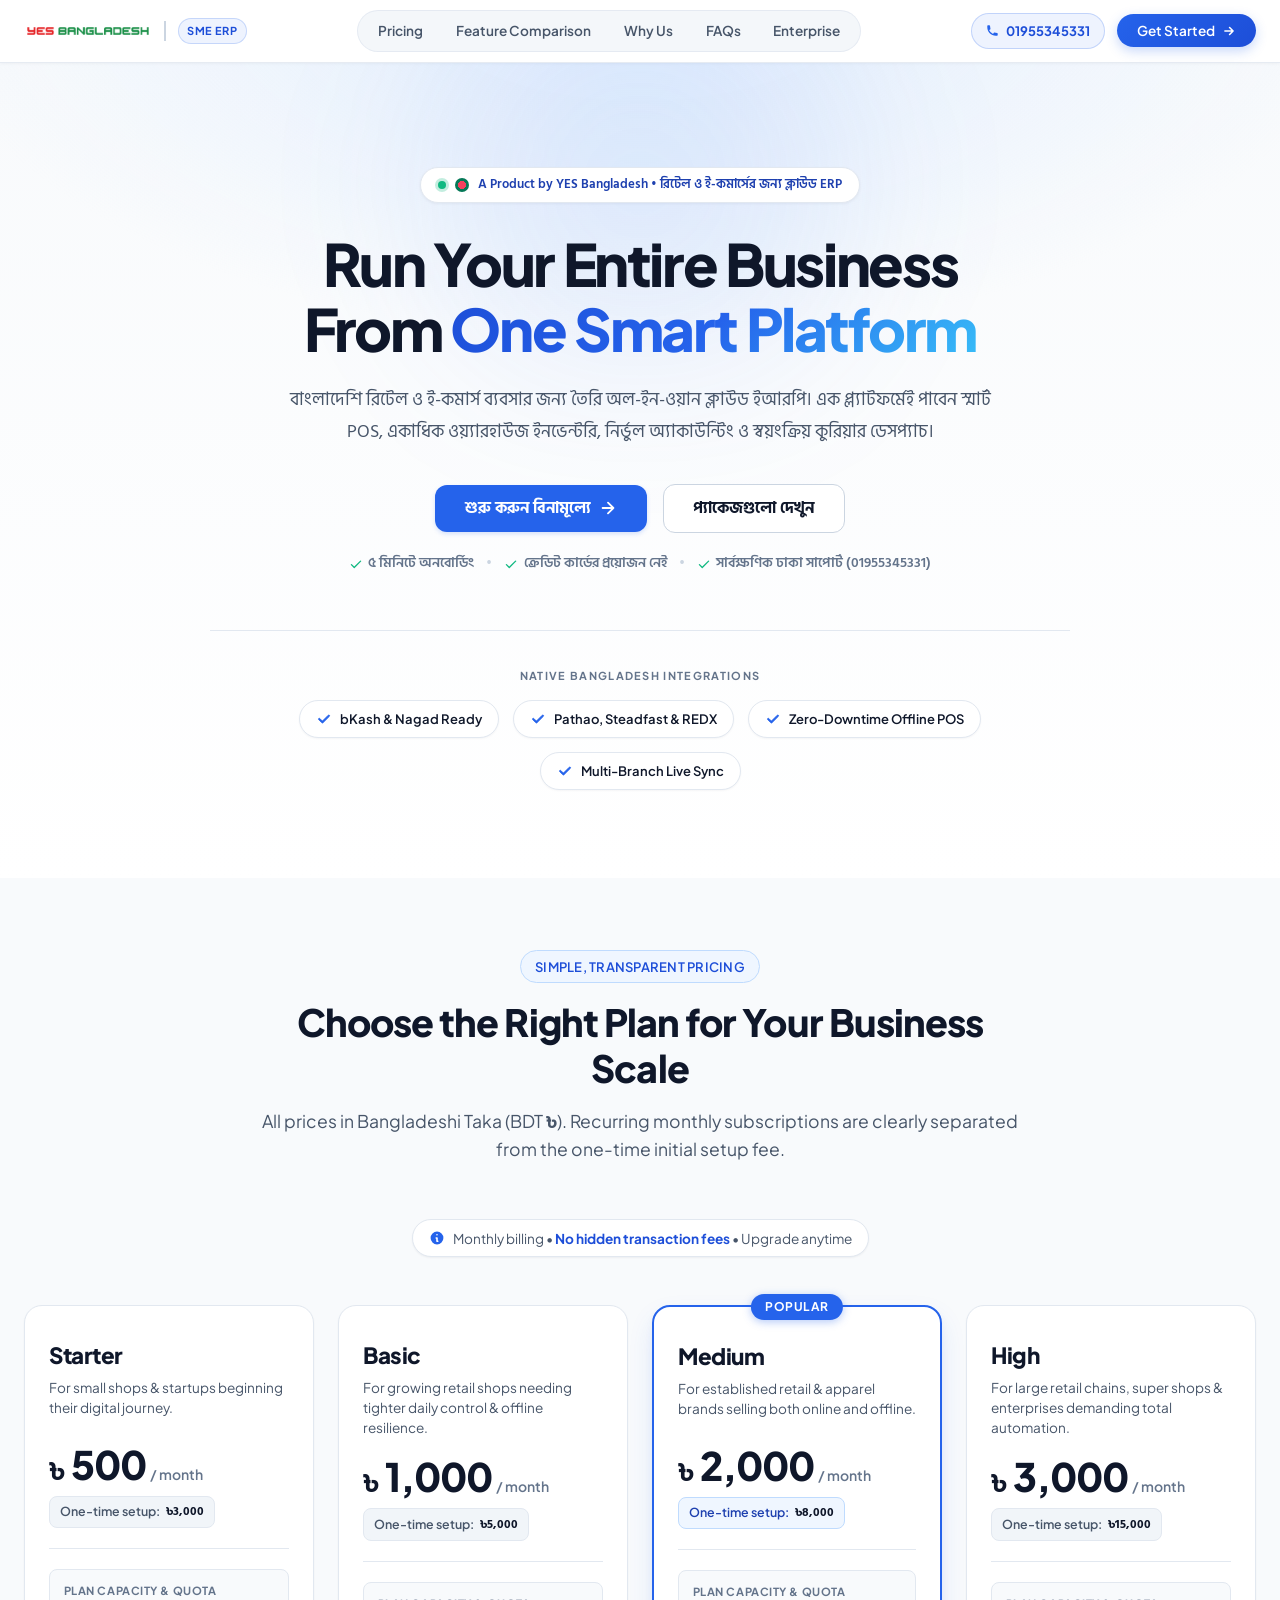
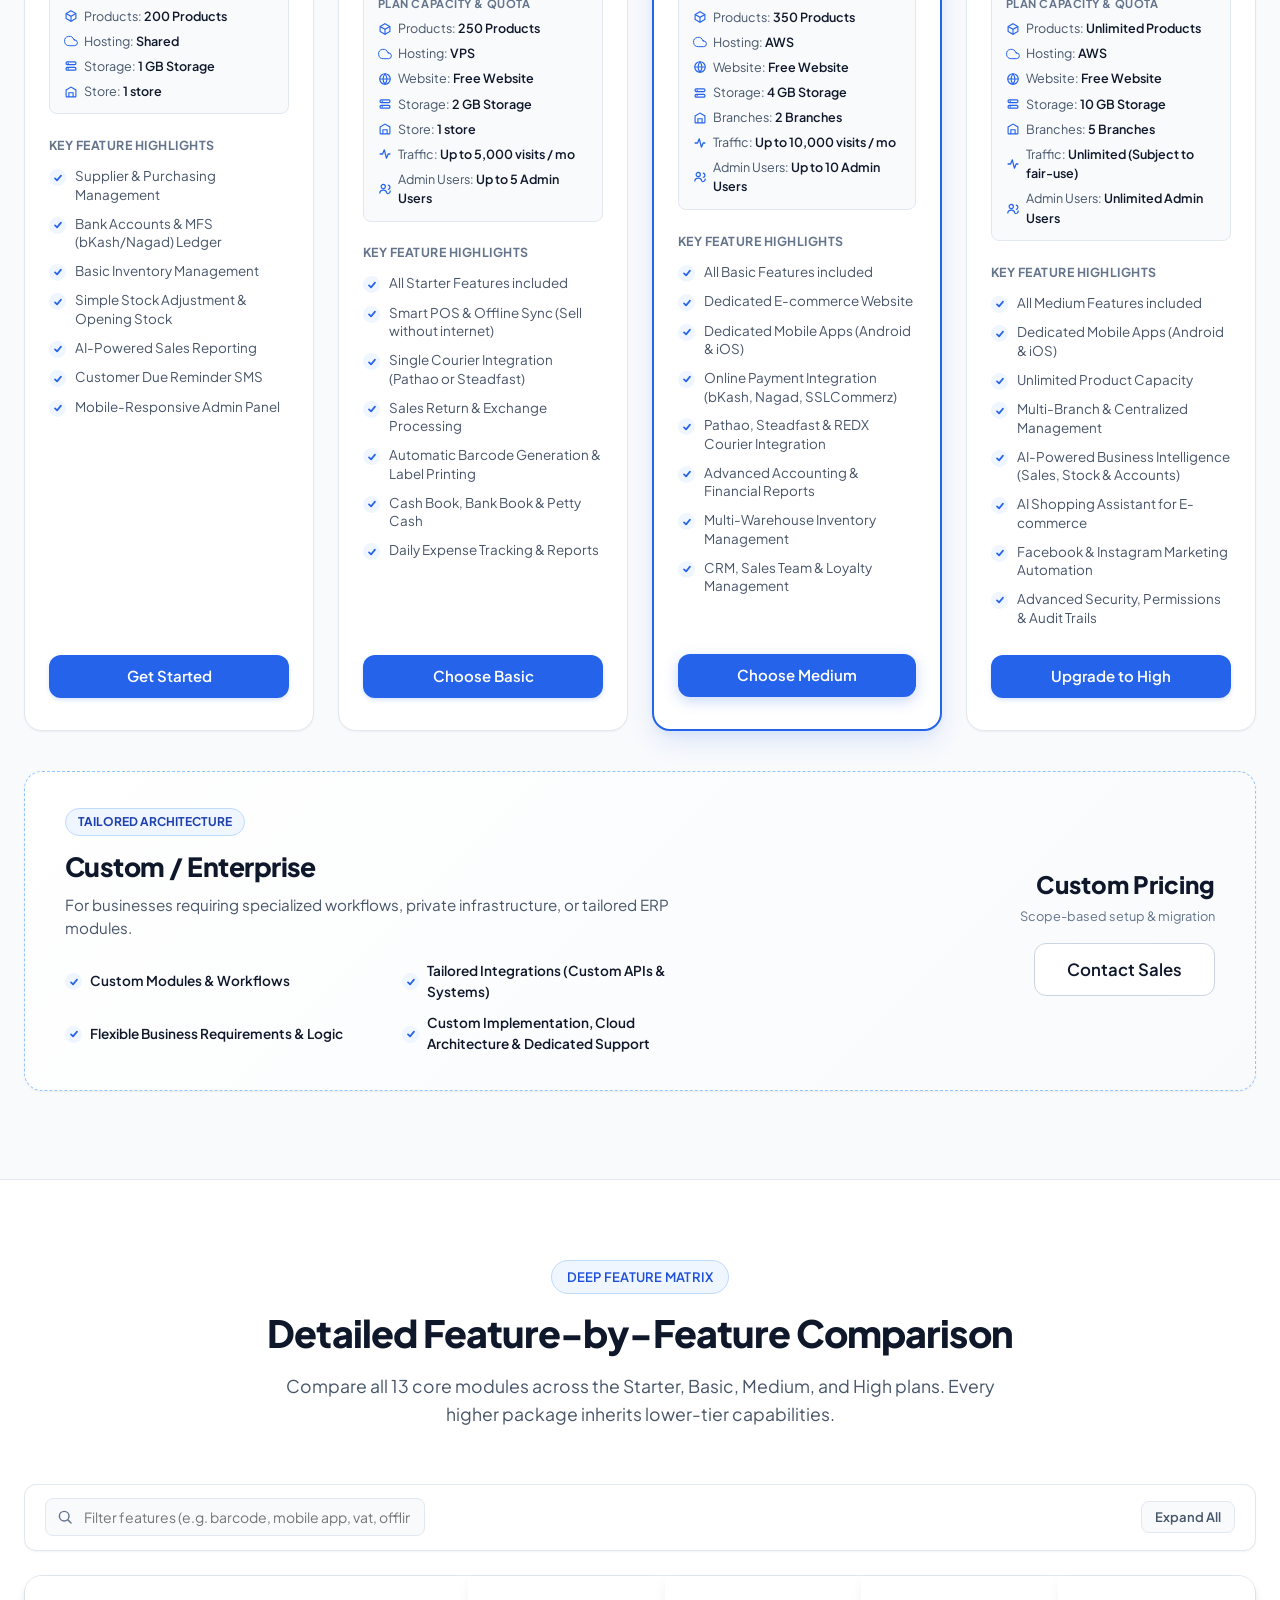
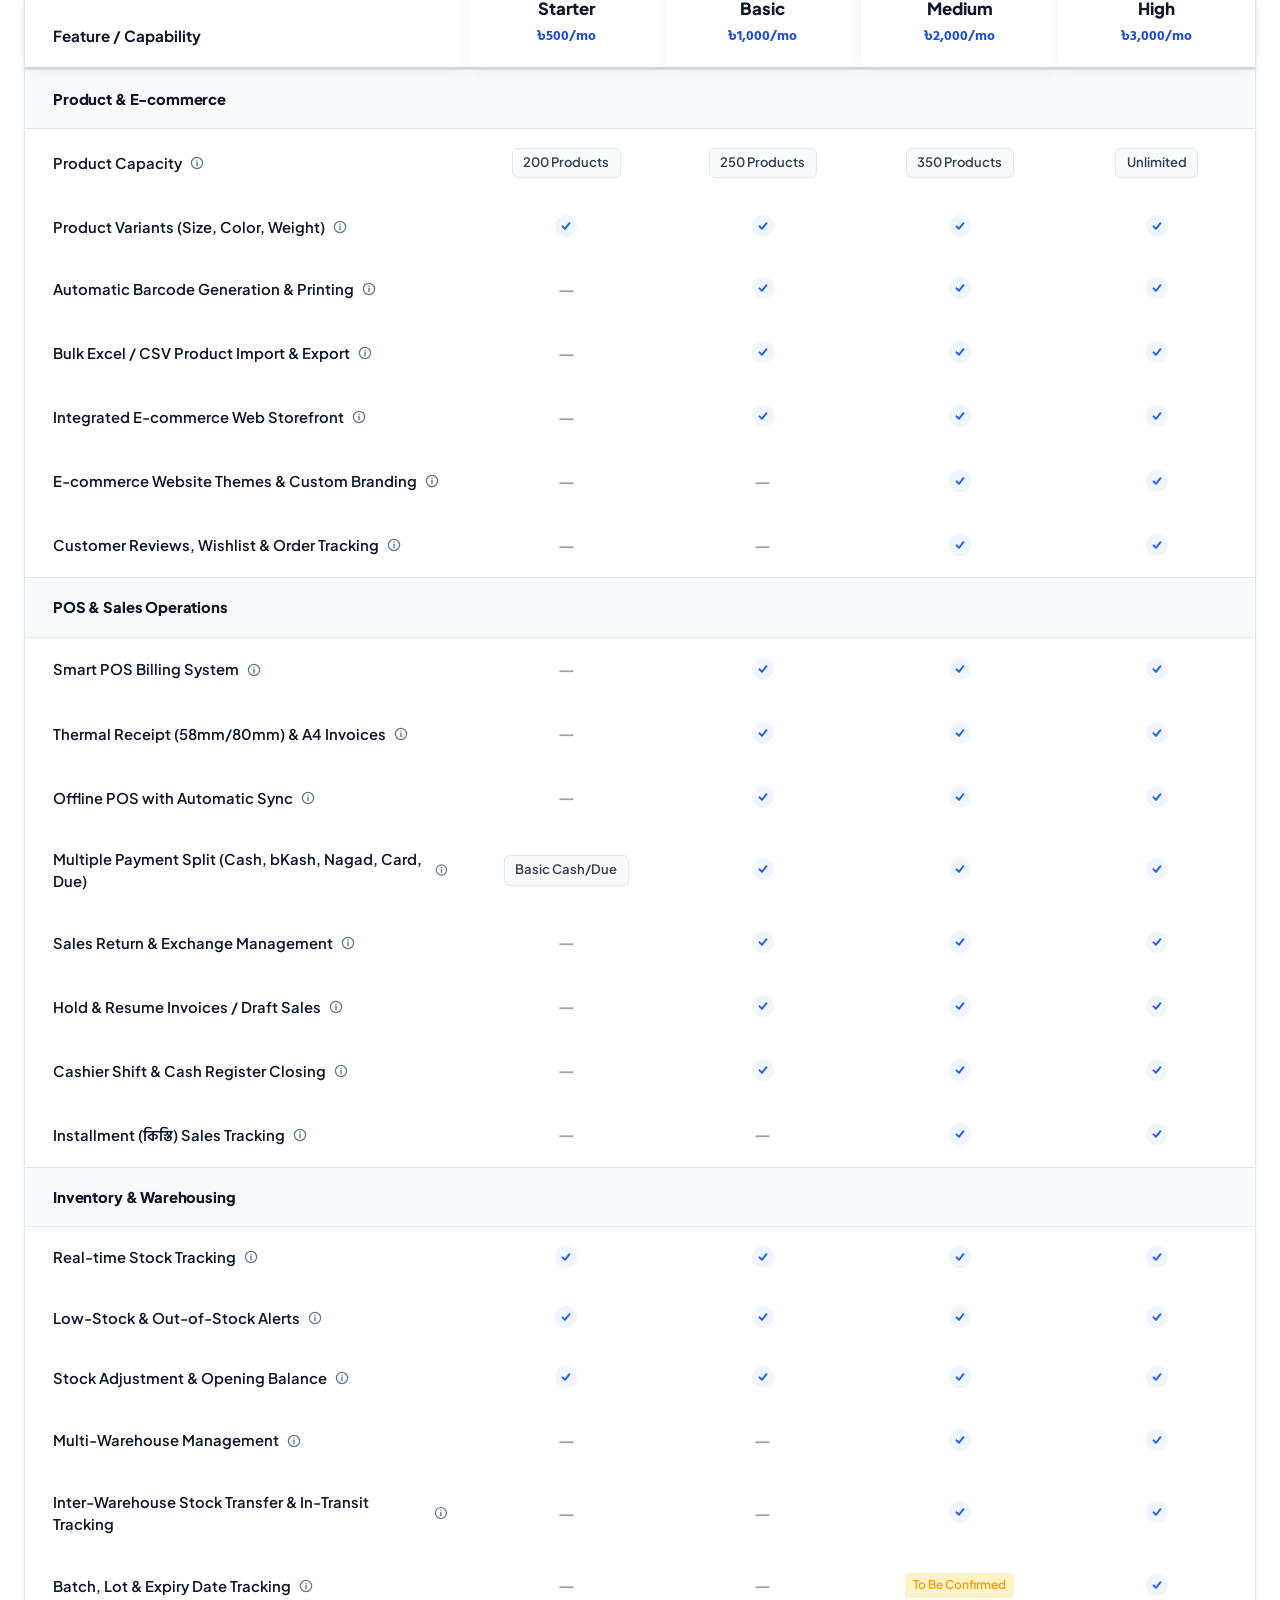
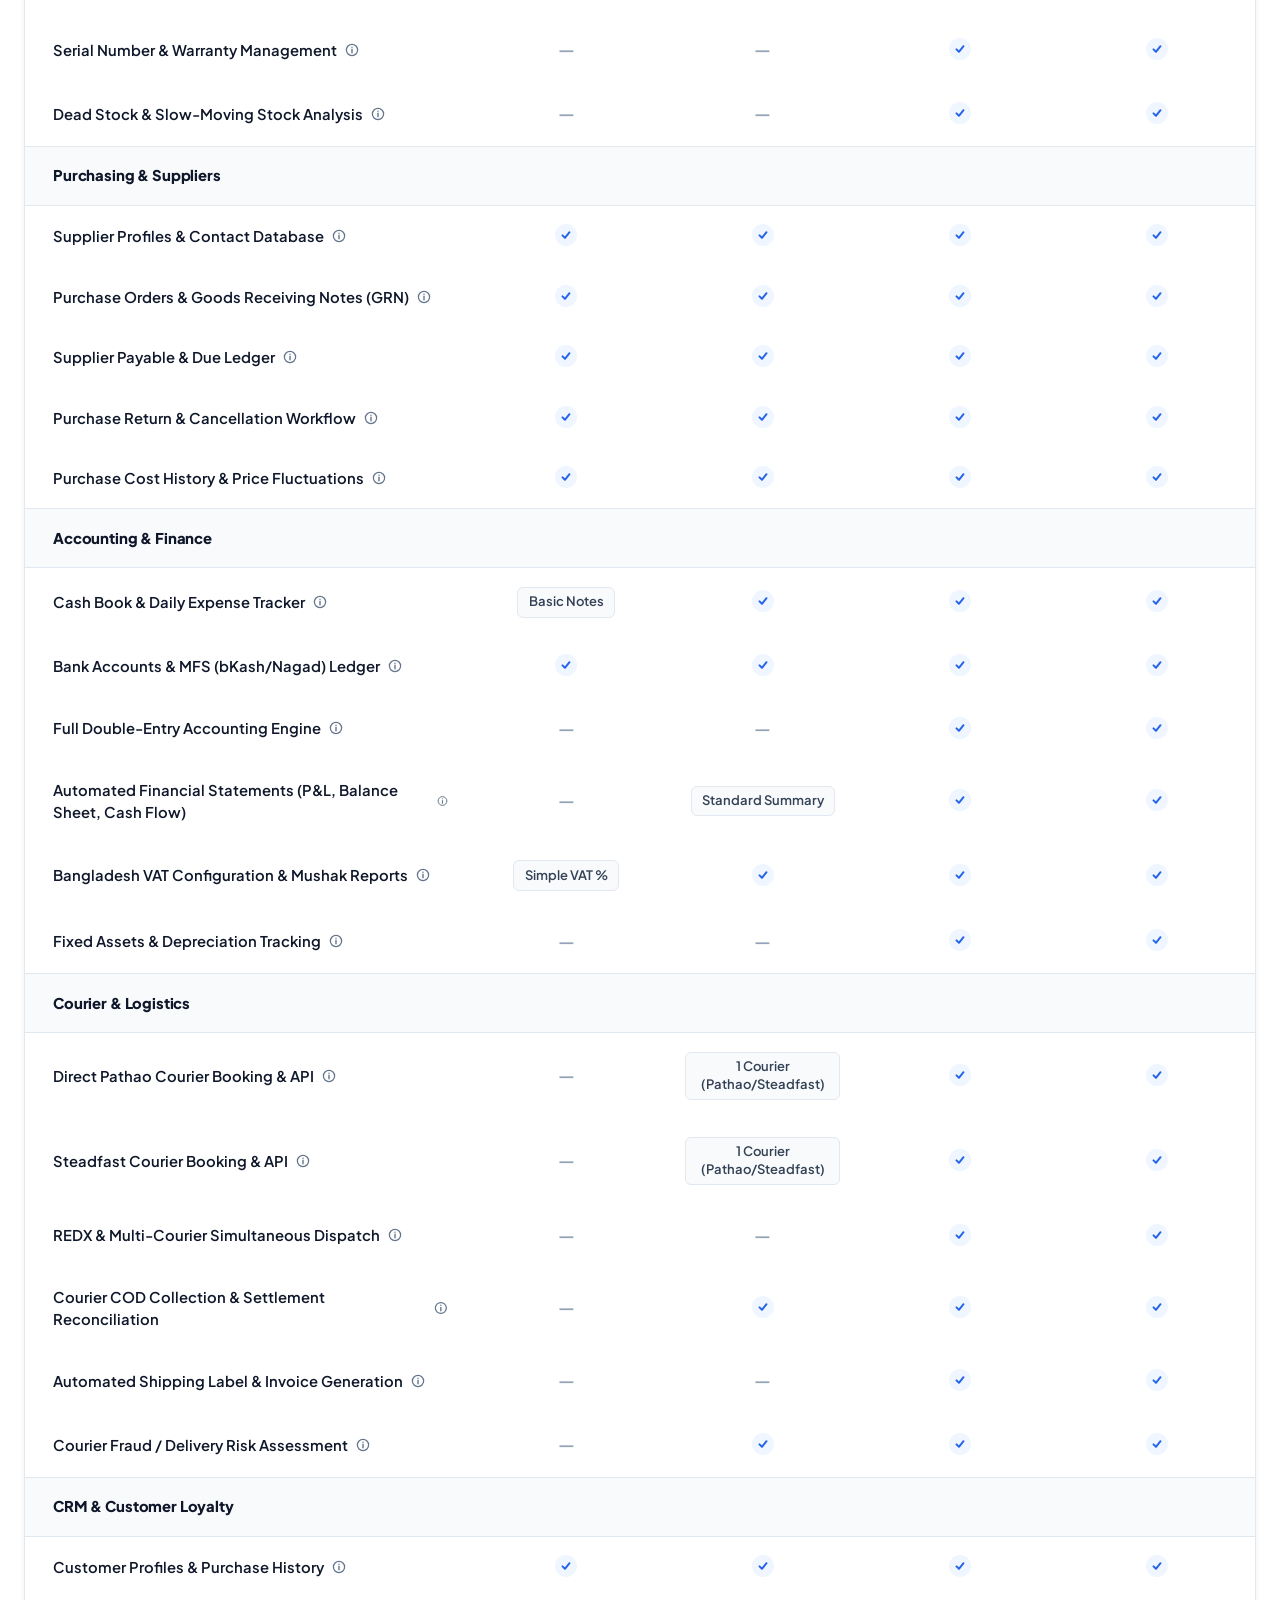
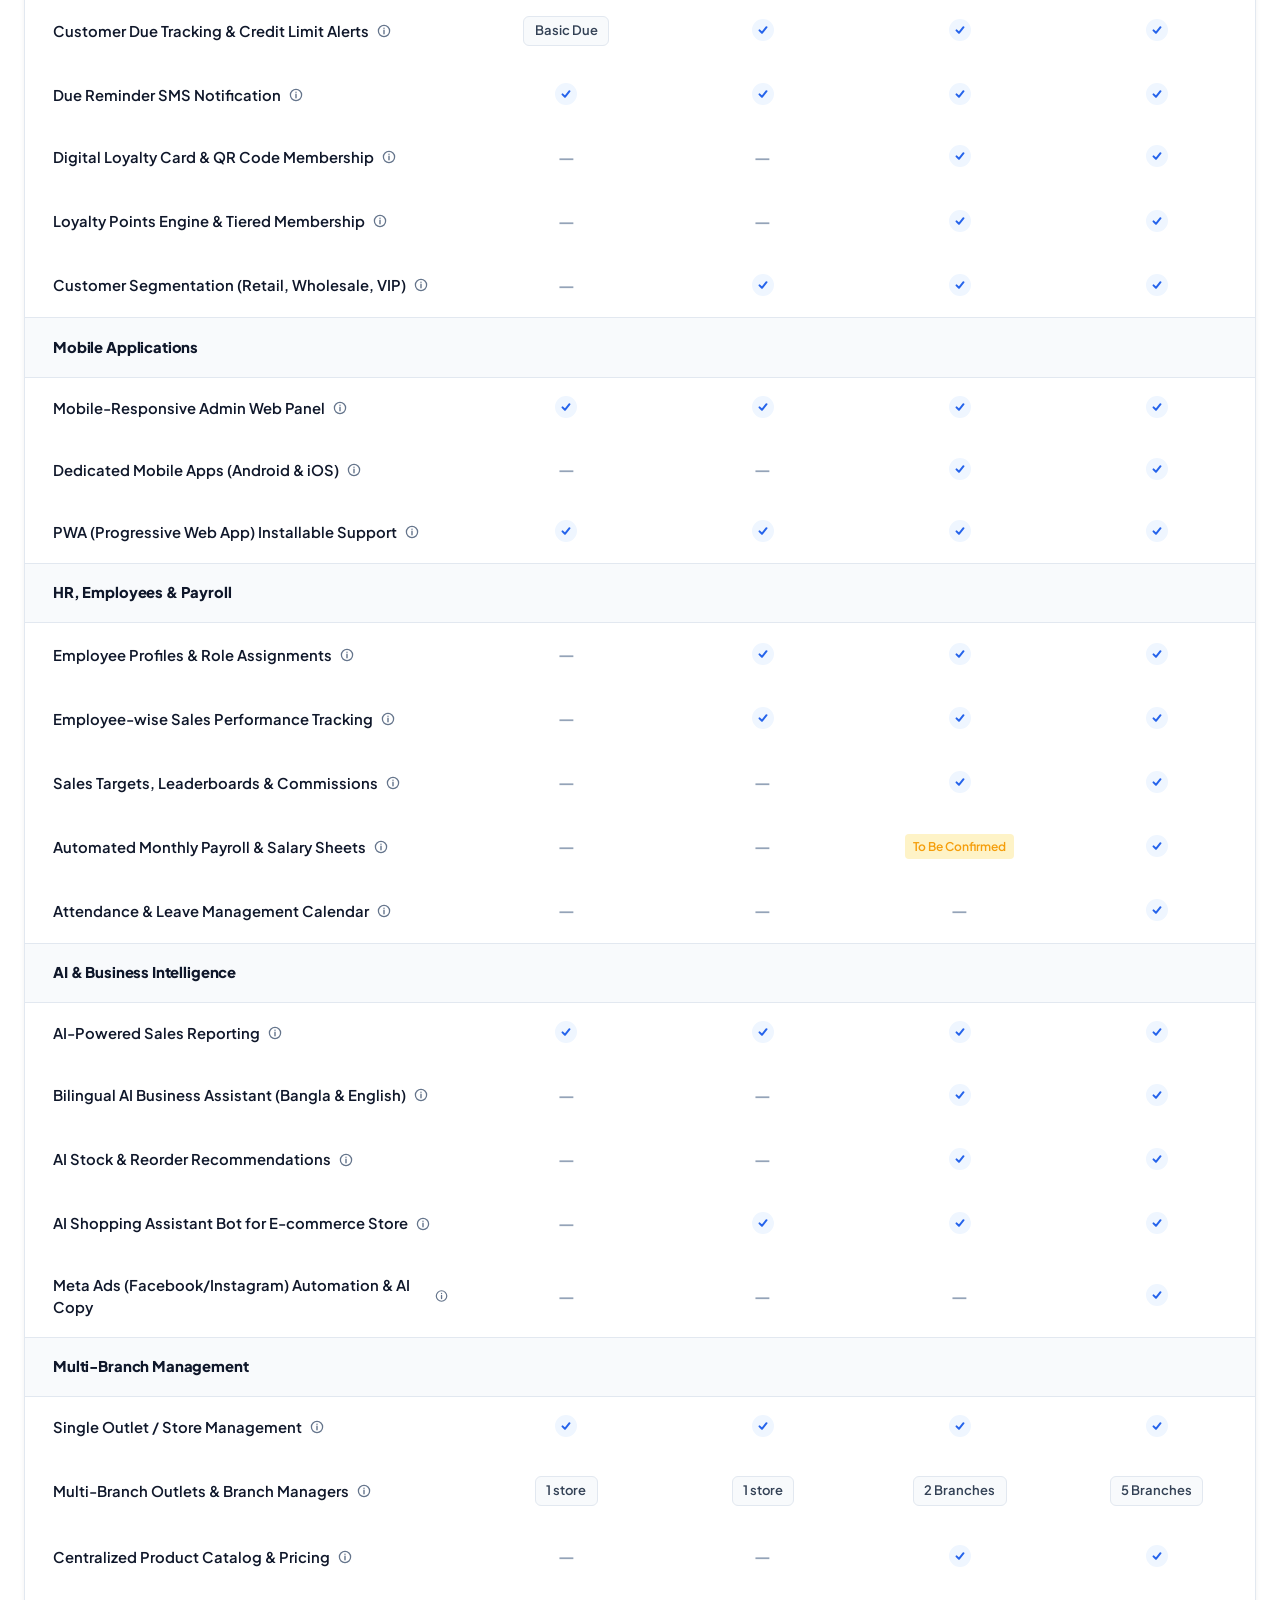
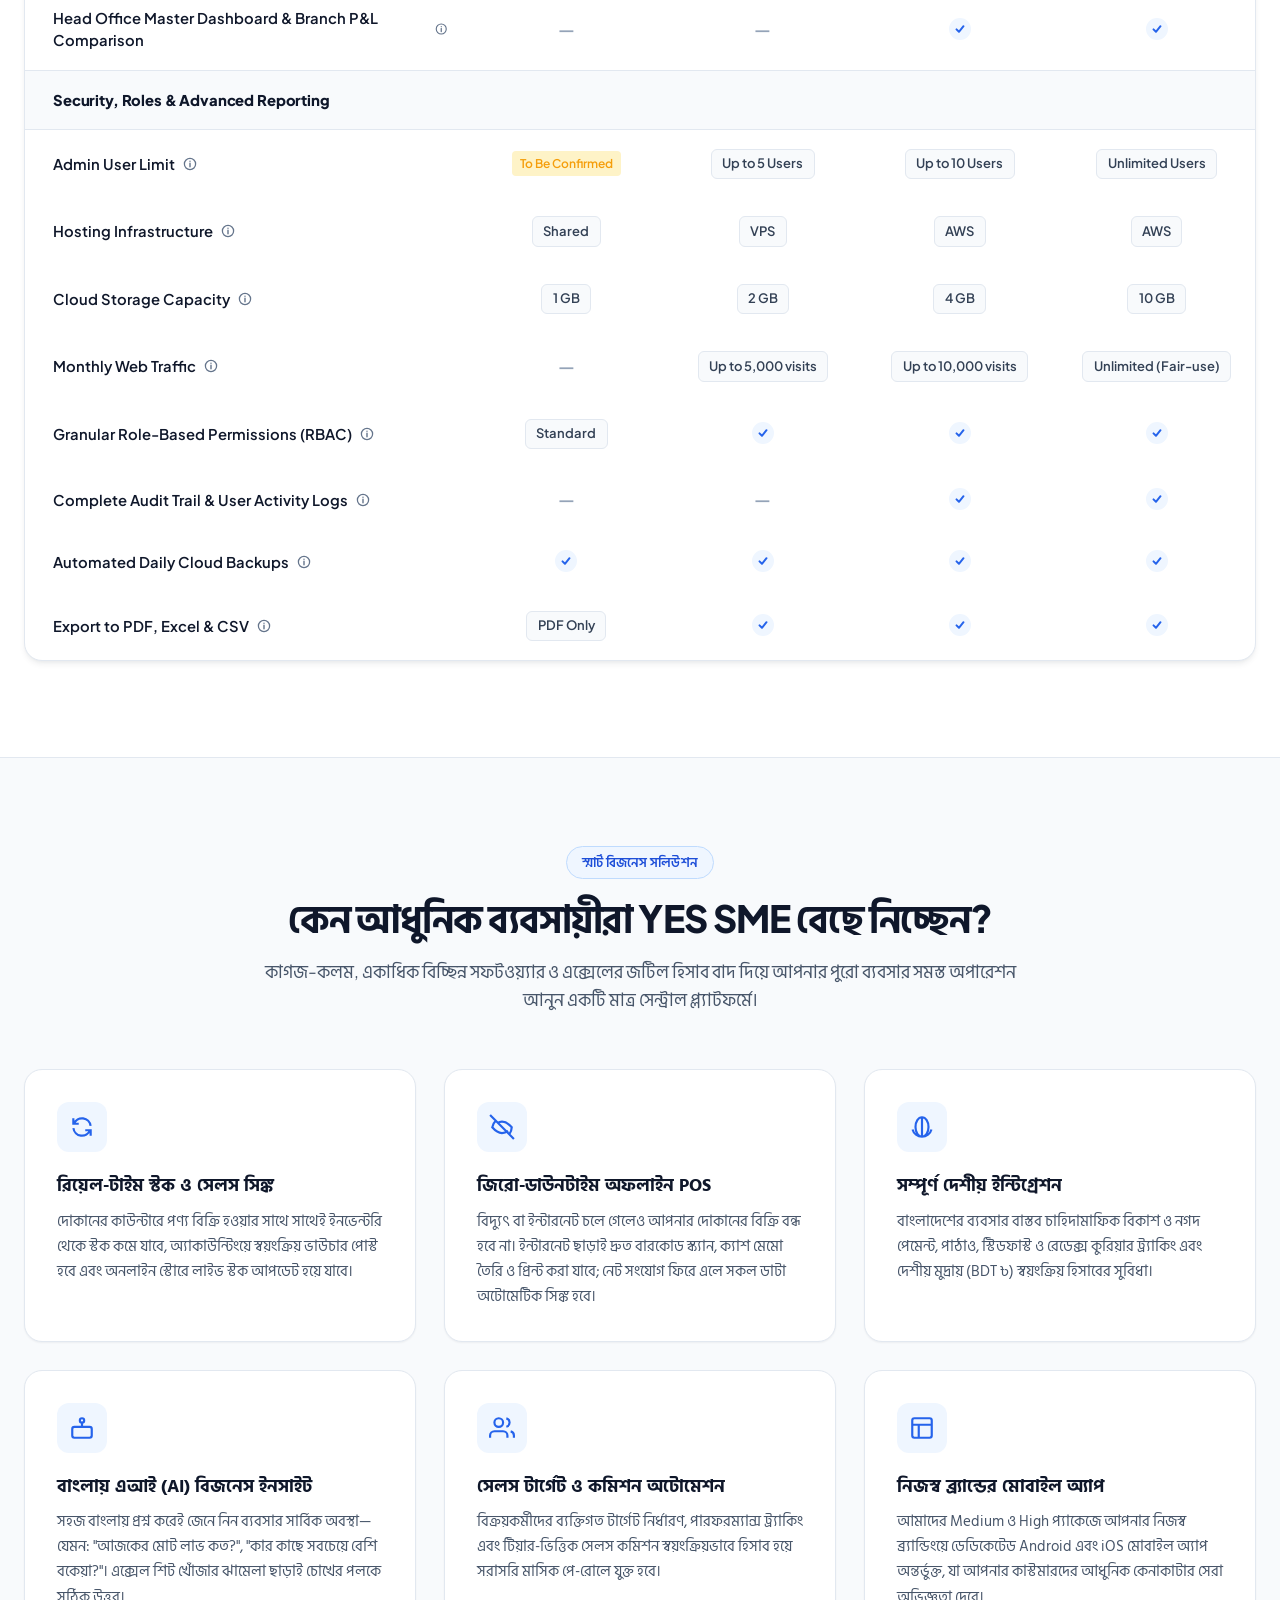
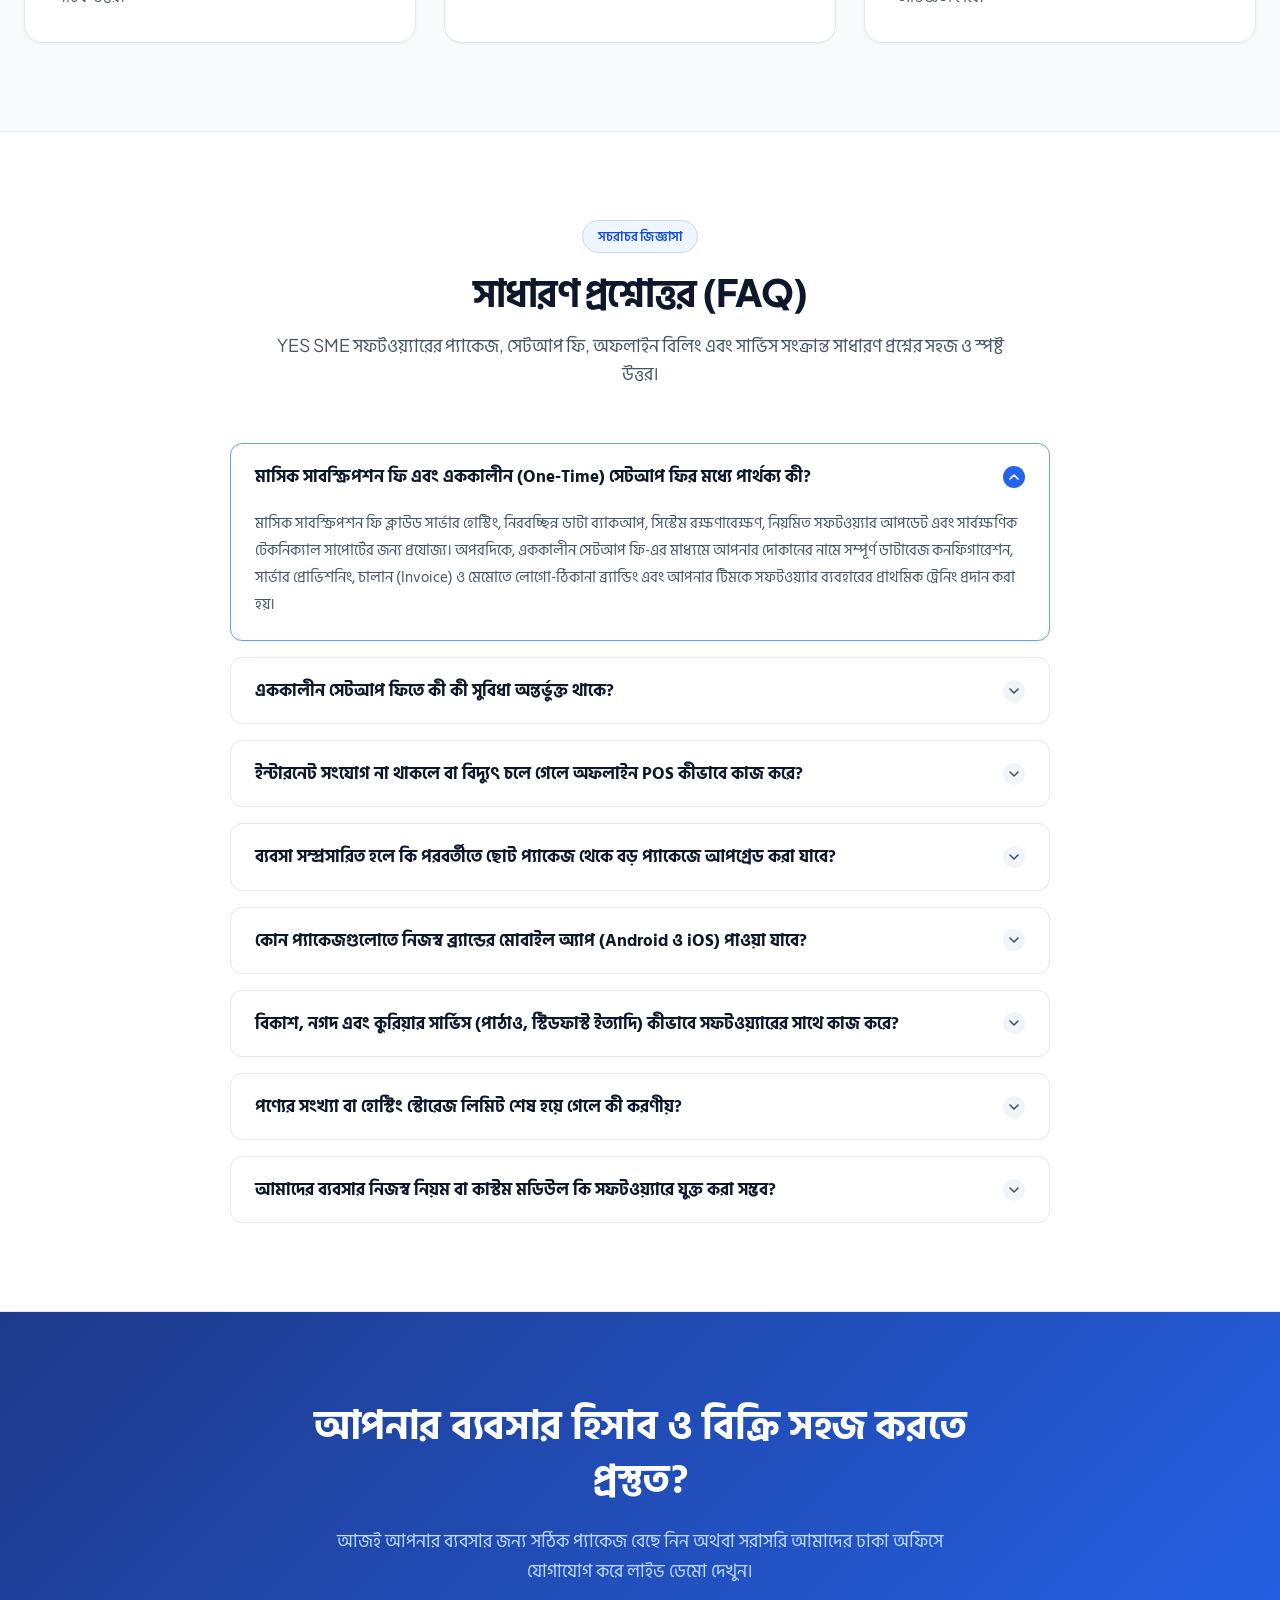
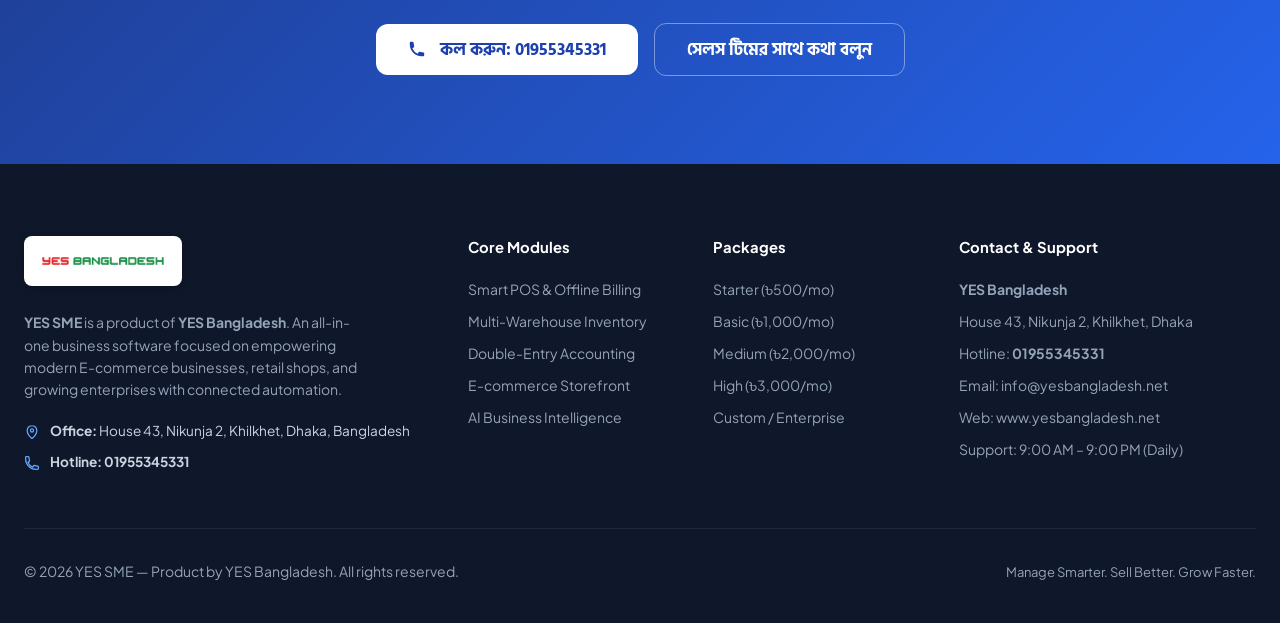
<file: index.html>
<!DOCTYPE html>
<html lang="en">
<head>
  <meta charset="UTF-8">
  <meta name="viewport" content="width=device-width, initial-scale=1.0">
  <title>YES SME - ERP & E-Commerce SaaS Pricing & Packages | Bangladesh</title>
  <meta name="description" content="All-in-one ERP, POS, Accounting, Inventory, and E-commerce platform built for Bangladeshi businesses. Explore transparent packages from ৳500/month.">
  <meta name="keywords" content="ERP Bangladesh, POS Software Bangladesh, E-commerce ERP, Inventory Software Dhaka, Accounting Software BDT, bKash POS">
  
  <!-- Google Fonts: Plus Jakarta Sans & Hind Siliguri (Bengali & Latin typography) -->
  <link rel="preconnect" href="https://fonts.googleapis.com">
  <link rel="preconnect" href="https://fonts.gstatic.com" crossorigin>
  <link href="https://fonts.googleapis.com/css2?family=Hind+Siliguri:wght@400;500;600;700&family=Plus+Jakarta+Sans:wght@400;500;600;700;800&display=swap" rel="stylesheet">
  
  <!-- Stylesheet -->
  <link rel="stylesheet" href="css/style.css">
</head>
<body>

  <!-- ========================================================================
       TOP NAVIGATION BAR
       ======================================================================== -->
  <header class="site-nav" id="siteHeader">
    <div class="container nav-inner">
      <a href="#hero" class="brand-logo" aria-label="YES Bangladesh - YES SME">
        <img src="yes-bd-logo-scaled.png" alt="YES Bangladesh Logo" class="brand-img-logo">
        <span class="brand-divider"></span>
        <span class="brand-product-badge">SME ERP</span>
      </a>

      <nav aria-label="Main Navigation">
        <ul class="nav-links" id="siteNavLinks">
          <li><a href="#pricing">Pricing</a></li>
          <li><a href="#comparison">Feature Comparison</a></li>
          <li><a href="#why-us">Why Us</a></li>
          <li><a href="#faq">FAQs</a></li>
          <li><a href="#contact" class="open-plan-modal" data-plan-id="custom">Enterprise</a></li>
        </ul>
      </nav>

      <div class="nav-cta-wrap">
        <a href="tel:01955345331" class="nav-phone-link" title="Call Sales Hotline">
          <svg viewBox="0 0 20 20" fill="currentColor" width="13" height="13">
            <path d="M2 3a1 1 0 011-1h2.153a1 1 0 01.986.836l.74 4.435a1 1 0 01-.54 1.06l-1.548.773a11.037 11.037 0 006.105 6.105l.774-1.548a1 1 0 011.059-.54l4.435.74a1 1 0 01.836.986V17a1 1 0 01-1 1h-2C7.82 18 2 12.18 2 5V3z"/>
          </svg>
          <span>01955345331</span>
        </a>
        <button type="button" class="btn btn-sm btn-primary open-plan-modal" data-plan-id="basic">
          <span>Get Started</span>
          <svg viewBox="0 0 16 16" fill="none" stroke="currentColor" width="14" height="14" aria-hidden="true">
            <path d="M3.33 8h9.34m-4-4l4 4-4 4" stroke-width="1.8" stroke-linecap="round" stroke-linejoin="round"/>
          </svg>
        </button>
        <button type="button" class="mobile-toggle" id="mobileNavToggle" aria-label="Toggle mobile menu" aria-expanded="false">
          ☰
        </button>
      </div>
    </div>
  </header>

  <main>
    <!-- ======================================================================
         SECTION A: HERO SECTION
         ====================================================================== -->
    <section class="hero-section" id="hero">
      <div class="hero-ambient-glow"></div>
      <div class="container hero-container">
        <div class="hero-content">
          <!-- Sleek Top Pill Badge -->
          <div class="hero-badge">
            <span class="badge-live-dot"></span>
            <span class="flag-bd"></span>
            <span>A Product by YES Bangladesh • রিটেল ও ই-কমার্সের জন্য ক্লাউড ERP</span>
          </div>

          <!-- Bold, Pristine Centered Headline -->
          <h1 class="hero-title">
            Run Your Entire Business <br class="hero-br">
            From <span class="highlight-gradient">One Smart Platform</span>
          </h1>

          <!-- Clean 2-Line Subtitle -->
          <p class="hero-desc">
            বাংলাদেশি রিটেল ও ই-কমার্স ব্যবসার জন্য তৈরি অল-ইন-ওয়ান ক্লাউড ইআরপি। এক প্ল্যাটফর্মেই পাবেন স্মার্ট POS, একাধিক ওয়্যারহাউজ ইনভেন্টরি, নির্ভুল অ্যাকাউন্টিং ও স্বয়ংক্রিয় কুরিয়ার ডেসপ্যাচ।
          </p>

          <!-- Pristine CTA Buttons -->
          <div class="hero-actions">
            <button type="button" class="btn btn-lg btn-primary open-plan-modal" data-plan-id="basic">
              <span>শুরু করুন বিনামূল্যে</span>
              <svg viewBox="0 0 20 20" fill="none" stroke="currentColor" width="18" height="18">
                <path d="M4 10h12m-6-6l6 6-6 6" stroke-width="2" stroke-linecap="round" stroke-linejoin="round"/>
              </svg>
            </button>
            <a href="#pricing" class="btn btn-lg btn-secondary">
              প্যাকেজগুলো দেখুন
            </a>
          </div>

          <!-- Subtle Trust Assurance Line -->
          <div class="hero-micro-trust">
            <span class="micro-item">
              <svg viewBox="0 0 16 16" fill="currentColor" width="14" height="14"><path d="M13.78 4.22a.75.75 0 010 1.06l-7.25 7.25a.75.75 0 01-1.06 0L2.22 9.28a.75.75 0 011.06-1.06L6 10.94l6.72-6.72a.75.75 0 011.06 0z"/></svg>
              ৫ মিনিটে অনবোর্ডিং
            </span>
            <span class="micro-divider">•</span>
            <span class="micro-item">
              <svg viewBox="0 0 16 16" fill="currentColor" width="14" height="14"><path d="M13.78 4.22a.75.75 0 010 1.06l-7.25 7.25a.75.75 0 01-1.06 0L2.22 9.28a.75.75 0 011.06-1.06L6 10.94l6.72-6.72a.75.75 0 011.06 0z"/></svg>
              ক্রেডিট কার্ডের প্রয়োজন নেই
            </span>
            <span class="micro-divider">•</span>
            <span class="micro-item">
              <svg viewBox="0 0 16 16" fill="currentColor" width="14" height="14"><path d="M13.78 4.22a.75.75 0 010 1.06l-7.25 7.25a.75.75 0 01-1.06 0L2.22 9.28a.75.75 0 011.06-1.06L6 10.94l6.72-6.72a.75.75 0 011.06 0z"/></svg>
              সার্বক্ষণিক ঢাকা সাপোর্ট (01955345331)
            </span>
          </div>

          <!-- Ultra-Clean, Pristine Horizontal Integration Bar -->
          <div class="hero-integrations-bar">
            <span class="integrations-label">NATIVE BANGLADESH INTEGRATIONS</span>
            <div class="integrations-pills">
              <div class="integration-pill">
                <svg viewBox="0 0 20 20" fill="none" stroke="currentColor" width="16" height="16">
                  <path d="M16.7 5.3a1 1 0 010 1.4l-8 8a1 1 0 01-1.4 0l-4-4a1 1 0 011.4-1.4L8 12.6l7.3-7.3a1 1 0 011.4 0z" fill="currentColor"/>
                </svg>
                <span>bKash & Nagad Ready</span>
              </div>

              <div class="integration-pill">
                <svg viewBox="0 0 20 20" fill="none" stroke="currentColor" width="16" height="16">
                  <path d="M16.7 5.3a1 1 0 010 1.4l-8 8a1 1 0 01-1.4 0l-4-4a1 1 0 011.4-1.4L8 12.6l7.3-7.3a1 1 0 011.4 0z" fill="currentColor"/>
                </svg>
                <span>Pathao, Steadfast & REDX</span>
              </div>

              <div class="integration-pill">
                <svg viewBox="0 0 20 20" fill="none" stroke="currentColor" width="16" height="16">
                  <path d="M16.7 5.3a1 1 0 010 1.4l-8 8a1 1 0 01-1.4 0l-4-4a1 1 0 011.4-1.4L8 12.6l7.3-7.3a1 1 0 011.4 0z" fill="currentColor"/>
                </svg>
                <span>Zero-Downtime Offline POS</span>
              </div>

              <div class="integration-pill">
                <svg viewBox="0 0 20 20" fill="none" stroke="currentColor" width="16" height="16">
                  <path d="M16.7 5.3a1 1 0 010 1.4l-8 8a1 1 0 01-1.4 0l-4-4a1 1 0 011.4-1.4L8 12.6l7.3-7.3a1 1 0 011.4 0z" fill="currentColor"/>
                </svg>
                <span>Multi-Branch Live Sync</span>
              </div>
            </div>
          </div>
        </div>
      </div>
    </section>

    <!-- ======================================================================
         SECTION B: PRICING SECTION (4 Standard Packages + 5th Enterprise)
         ====================================================================== -->
    <section class="section pricing-section" id="pricing">
      <div class="container">
        <div class="section-header">
          <div class="section-badge">Simple, Transparent Pricing</div>
          <h2 class="section-title">Choose the Right Plan for Your Business Scale</h2>
          <p class="section-subtitle">
            All prices in Bangladeshi Taka (BDT <span class="taka-sign">৳</span>). Recurring monthly subscriptions are clearly separated from the one-time initial setup fee.
          </p>
        </div>

        <div class="pricing-controls">
          <div class="pricing-banner-note">
            <svg viewBox="0 0 20 20" fill="currentColor" width="16" height="16" style="color: var(--primary-600)">
              <path fill-rule="evenodd" d="M18 10a8 8 0 11-16 0 8 8 0 0116 0zm-7-4a1 1 0 11-2 0 1 1 0 012 0zM9 9a1 1 0 000 2v3a1 1 0 001 1h1a1 1 0 100-2v-3a1 1 0 00-1-1H9z" clip-rule="evenodd"/>
            </svg>
            <span>Monthly billing • <strong>No hidden transaction fees</strong> • Upgrade anytime</span>
          </div>
        </div>

        <!-- 4-Column Grid for Standard Packages -->
        <div class="pricing-grid" id="pricingCardsGrid">
          <!-- Dynamically populated from PRICING_DATA.packages -->
        </div>

        <!-- Package 5: Custom / Enterprise Showcase (5th Package) -->
        <div id="enterpriseShowcase">
          <!-- Dynamically populated from PRICING_DATA.customEnterprise -->
        </div>
      </div>
    </section>

    <!-- ======================================================================
         SECTION C: DETAILED FEATURE COMPARISON TABLE (Exactly 4 Plans)
         ====================================================================== -->
    <section class="section section-alt comparison-section" id="comparison">
      <div class="container">
        <div class="section-header">
          <div class="section-badge">Deep Feature Matrix</div>
          <h2 class="section-title">Detailed Feature-by-Feature Comparison</h2>
          <p class="section-subtitle">
            Compare all 13 core modules across the Starter, Basic, Medium, and High plans. Every higher package inherits lower-tier capabilities.
          </p>
        </div>

        <!-- Toolbar: Search & View Options -->
        <div class="comparison-toolbar">
          <div class="comparison-search">
            <svg viewBox="0 0 20 20" fill="none" stroke="currentColor">
              <circle cx="9" cy="9" r="6" stroke-width="1.8"/>
              <path d="M13.5 13.5L17.5 17.5" stroke-width="1.8" stroke-linecap="round"/>
            </svg>
            <input type="text" id="tableSearchInput" placeholder="Filter features (e.g. barcode, mobile app, vat, offline)..." aria-label="Search features">
          </div>

          <div class="comparison-actions">
            <span id="searchResultCount" style="display: none; font-size: 0.8125rem; font-weight: 600; color: var(--primary-700);"></span>
            <button type="button" class="toolbar-btn" id="toggleAllCategoriesBtn">
              Expand All
            </button>
          </div>
        </div>

        <!-- Mobile Horizontal Scroll Hint -->
        <div class="mobile-scroll-hint">
          <svg viewBox="0 0 20 20" fill="none" stroke="currentColor" width="16" height="16">
            <path d="M7 16l-4-4m0 0l4-4m-4 4h14m-4-8l4 4m0 0l-4 4" stroke-width="1.8" stroke-linecap="round" stroke-linejoin="round"/>
          </svg>
          <span>Swipe horizontally to compare all 4 plans</span>
        </div>

        <!-- Comparison Table -->
        <div class="table-wrapper">
          <div class="table-scroll">
            <table class="comparison-table" id="comparisonTable">
              <thead>
                <tr>
                  <th class="col-feature">Feature / Capability</th>
                  
                  <th class="col-plan">
                    <div class="th-plan-wrap">
                      <span class="th-plan-name">Starter</span>
                      <span class="th-plan-price">৳500/mo</span>
                    </div>
                  </th>

                  <th class="col-plan">
                    <div class="th-plan-wrap">
                      <span class="th-plan-name">Basic</span>
                      <span class="th-plan-price">৳1,000/mo</span>
                    </div>
                  </th>

                  <th class="col-plan">
                    <div class="th-plan-wrap">
                      <span class="th-plan-name">Medium</span>
                      <span class="th-plan-price">৳2,000/mo</span>
                    </div>
                  </th>

                  <th class="col-plan">
                    <div class="th-plan-wrap">
                      <span class="th-plan-name">High</span>
                      <span class="th-plan-price">৳3,000/mo</span>
                    </div>
                  </th>
                </tr>
              </thead>
              <tbody id="comparisonTableBody">
                <!-- Dynamically populated from PRICING_DATA.comparisonCategories -->
              </tbody>
            </table>
          </div>
        </div>
      </div>
    </section>

    <!-- ======================================================================
         SECTION D: WHY CHOOSE OUR ERP?
         ====================================================================== -->
    <section class="section" id="why-us">
      <div class="container">
        <div class="section-header">
          <div class="section-badge">স্মার্ট বিজনেস সলিউশন</div>
          <h2 class="section-title">কেন আধুনিক ব্যবসায়ীরা YES SME বেছে নিচ্ছেন?</h2>
          <p class="section-subtitle">
            কাগজ-কলম, একাধিক বিচ্ছিন্ন সফটওয়্যার ও এক্সেলের জটিল হিসাব বাদ দিয়ে আপনার পুরো ব্যবসার সমস্ত অপারেশন আনুন একটি মাত্র সেন্ট্রাল প্ল্যাটফর্মে।
          </p>
        </div>

        <div class="why-grid">
          <!-- Card 1 -->
          <div class="why-card">
            <div class="why-icon-box">
              <svg viewBox="0 0 24 24" fill="none" stroke="currentColor" stroke-width="2">
                <path d="M4 4v5h.582m15.356 2A8.001 8.001 0 004.582 9m0 0H9m11 11v-5h-.581m0 0a8.003 8.003 0 01-15.357-2m15.357 2H15"/>
              </svg>
            </div>
            <h3 class="why-card-title">রিয়েল-টাইম স্টক ও সেলস সিঙ্ক</h3>
            <p class="why-card-desc">
              দোকানের কাউন্টারে পণ্য বিক্রি হওয়ার সাথে সাথেই ইনভেন্টরি থেকে স্টক কমে যাবে, অ্যাকাউন্টিংয়ে স্বয়ংক্রিয় ভাউচার পোস্ট হবে এবং অনলাইন স্টোরে লাইভ স্টক আপডেট হয়ে যাবে।
            </p>
          </div>

          <!-- Card 2 -->
          <div class="why-card">
            <div class="why-icon-box">
              <svg viewBox="0 0 24 24" fill="none" stroke="currentColor" stroke-width="2">
                <path d="M1 1l22 22m-4.3-4.3A10.97 10.97 0 0021 12.3c-.6-.7-5-5.3-9-5.3-1.6 0-3.1.6-4.4 1.4M6.2 6.2A10.97 10.97 0 003 12.3c.6.7 5 5.3 9 5.3 2.1 0 4-.8 5.6-2"/>
              </svg>
            </div>
            <h3 class="why-card-title">জিরো-ডাউনটাইম অফলাইন POS</h3>
            <p class="why-card-desc">
              বিদ্যুৎ বা ইন্টারনেট চলে গেলেও আপনার দোকানের বিক্রি বন্ধ হবে না। ইন্টারনেট ছাড়াই দ্রুত বারকোড স্ক্যান, ক্যাশ মেমো তৈরি ও প্রিন্ট করা যাবে; নেট সংযোগ ফিরে এলে সকল ডাটা অটোমেটিক সিঙ্ক হবে।
            </p>
          </div>

          <!-- Card 3 -->
          <div class="why-card">
            <div class="why-icon-box">
              <svg viewBox="0 0 24 24" fill="none" stroke="currentColor" stroke-width="2">
                <path d="M12 21a9.004 9.004 0 008.716-6.747M12 21a9.004 9.004 0 01-8.716-6.747M12 21V3m0 18c-3.5 0-6-4-6-9s2.5-9 6-9m0 18c3.5 0 6-4 6-9s-2.5-9-6-9"/>
              </svg>
            </div>
            <h3 class="why-card-title">সম্পূর্ণ দেশীয় ইন্টিগ্রেশন</h3>
            <p class="why-card-desc">
              বাংলাদেশের ব্যবসার বাস্তব চাহিদামাফিক বিকাশ ও নগদ পেমেন্ট, পাঠাও, স্টিডফাস্ট ও রেডেক্স কুরিয়ার ট্র্যাকিং এবং দেশীয় মুদ্রায় (BDT ৳) স্বয়ংক্রিয় হিসাবের সুবিধা।
            </p>
          </div>

          <!-- Card 4 -->
          <div class="why-card">
            <div class="why-icon-box">
              <svg viewBox="0 0 24 24" fill="none" stroke="currentColor" stroke-width="2">
                <rect x="3" y="11" width="18" height="10" rx="2"/>
                <circle cx="12" cy="5" r="2"/>
                <path d="M12 7v4M8 15h.01M16 15h.01"/>
              </svg>
            </div>
            <h3 class="why-card-title">বাংলায় এআই (AI) বিজনেস ইনসাইট</h3>
            <p class="why-card-desc">
              সহজ বাংলায় প্রশ্ন করেই জেনে নিন ব্যবসার সার্বিক অবস্থা—যেমন: "আজকের মোট লাভ কত?", "কার কাছে সবচেয়ে বেশি বকেয়া?"। এক্সেল শিট খোঁজার ঝামেলা ছাড়াই চোখের পলকে সঠিক উত্তর।
            </p>
          </div>

          <!-- Card 5 -->
          <div class="why-card">
            <div class="why-icon-box">
              <svg viewBox="0 0 24 24" fill="none" stroke="currentColor" stroke-width="2">
                <path d="M17 21v-2a4 4 0 00-4-4H5a4 4 0 00-4 4v2"/>
                <circle cx="9" cy="7" r="4"/>
                <path d="M23 21v-2a4 4 0 00-3-3.87m-4-12a4 4 0 010 7.75"/>
              </svg>
            </div>
            <h3 class="why-card-title">সেলস টার্গেট ও কমিশন অটোমেশন</h3>
            <p class="why-card-desc">
              বিক্রয়কর্মীদের ব্যক্তিগত টার্গেট নির্ধারণ, পারফরম্যান্স ট্র্যাকিং এবং টিয়ার-ভিত্তিক সেলস কমিশন স্বয়ংক্রিয়ভাবে হিসাব হয়ে সরাসরি মাসিক পে-রোলে যুক্ত হবে।
            </p>
          </div>

          <!-- Card 6 -->
          <div class="why-card">
            <div class="why-icon-box">
              <svg viewBox="0 0 24 24" fill="none" stroke="currentColor" stroke-width="2">
                <rect x="3" y="3" width="18" height="18" rx="2" stroke-width="2"/>
                <path d="M3 9h18M9 21V9"/>
              </svg>
            </div>
            <h3 class="why-card-title">নিজস্ব ব্র্যান্ডের মোবাইল অ্যাপ</h3>
            <p class="why-card-desc">
              আমাদের Medium ও High প্যাকেজে আপনার নিজস্ব ব্র্যান্ডিংয়ে ডেডিকেটেড Android এবং iOS মোবাইল অ্যাপ অন্তর্ভুক্ত, যা আপনার কাস্টমারদের আধুনিক কেনাকাটার সেরা অভিজ্ঞতা দেবে।
            </p>
          </div>
        </div>
      </div>
    </section>

    <!-- ======================================================================
         SECTION E: FREQUENTLY ASKED QUESTIONS
         ====================================================================== -->
    <section class="section section-alt" id="faq">
      <div class="container">
        <div class="section-header">
          <div class="section-badge">সচরাচর জিজ্ঞাসা</div>
          <h2 class="section-title">সাধারণ প্রশ্নোত্তর (FAQ)</h2>
          <p class="section-subtitle">
            YES SME সফটওয়্যারের প্যাকেজ, সেটআপ ফি, অফলাইন বিলিং এবং সার্ভিস সংক্রান্ত সাধারণ প্রশ্নের সহজ ও স্পষ্ট উত্তর।
          </p>
        </div>

        <div class="faq-wrap" id="faqContainer">
          <!-- Dynamically populated from PRICING_DATA.faqs -->
        </div>
      </div>
    </section>

    <!-- ======================================================================
         SECTION F: FINAL CTA SECTION
         ====================================================================== -->
    <section class="final-cta-section" id="contact">
      <div class="container final-cta-inner">
        <h2 class="final-cta-title">আপনার ব্যবসার হিসাব ও বিক্রি সহজ করতে প্রস্তুত?</h2>
        <p class="final-cta-subtitle">
          আজই আপনার ব্যবসার জন্য সঠিক প্যাকেজ বেছে নিন অথবা সরাসরি আমাদের ঢাকা অফিসে যোগাযোগ করে লাইভ ডেমো দেখুন।
        </p>

        <div class="final-cta-actions">
          <a href="tel:01955345331" class="btn btn-lg btn-white">
            <svg viewBox="0 0 20 20" fill="currentColor" width="18" height="18" style="margin-right: 6px; vertical-align: text-bottom;">
              <path d="M2 3a1 1 0 011-1h2.153a1 1 0 01.986.836l.74 4.435a1 1 0 01-.54 1.06l-1.548.773a11.037 11.037 0 006.105 6.105l.774-1.548a1 1 0 011.059-.54l4.435.74a1 1 0 01.836.986V17a1 1 0 01-1 1h-2C7.82 18 2 12.18 2 5V3z"/>
            </svg>
            <span>কল করুন: 01955345331</span>
          </a>
          <button type="button" class="btn btn-lg btn-ghost-white open-plan-modal" data-plan-id="custom">
            সেলস টিমের সাথে কথা বলুন
          </button>
        </div>
      </div>
    </section>
  </main>

  <!-- ========================================================================
       FOOTER
       ======================================================================== -->
  <footer class="site-footer">
    <div class="container">
      <div class="footer-top">
        <div class="footer-brand">
          <div class="footer-logo-wrap">
            <img src="yes-bd-logo-scaled.png" alt="YES Bangladesh" class="footer-logo-img">
          </div>
          <p>
            <strong>YES SME</strong> is a product of <strong>YES Bangladesh</strong>. An all-in-one business software focused on empowering modern E-commerce businesses, retail shops, and growing enterprises with connected automation.
          </p>
          <div class="footer-address-box">
            <div class="footer-address-item">
              <svg viewBox="0 0 20 20" fill="none" stroke="currentColor" width="16" height="16">
                <path d="M10 2C6.686 2 4 4.686 4 8c0 5.25 6 10 6 10s6-4.75 6-10c0-3.314-2.686-6-6-6zm0 8a2 2 0 110-4 2 2 0 010 4z" stroke-width="1.6"/>
              </svg>
              <span><strong>Office:</strong> House 43, Nikunja 2, Khilkhet, Dhaka, Bangladesh</span>
            </div>
            <div class="footer-address-item">
              <svg viewBox="0 0 20 20" fill="none" stroke="currentColor" width="16" height="16">
                <path d="M2 3a1 1 0 011-1h2.153a1 1 0 01.986.836l.74 4.435a1 1 0 01-.54 1.06l-1.548.773a11.037 11.037 0 006.105 6.105l.774-1.548a1 1 0 011.059-.54l4.435.74a1 1 0 01.836.986V17a1 1 0 01-1 1h-2C7.82 18 2 12.18 2 5V3z" stroke-width="1.6"/>
              </svg>
              <span><strong>Hotline:</strong> <a href="tel:01955345331" style="color:inherit; text-decoration:none; font-weight:700;">01955345331</a></span>
            </div>
          </div>
        </div>

        <div class="footer-col">
          <h5>Core Modules</h5>
          <ul class="footer-links">
            <li><a href="#pricing">Smart POS & Offline Billing</a></li>
            <li><a href="#comparison">Multi-Warehouse Inventory</a></li>
            <li><a href="#comparison">Double-Entry Accounting</a></li>
            <li><a href="#comparison">E-commerce Storefront</a></li>
            <li><a href="#comparison">AI Business Intelligence</a></li>
          </ul>
        </div>

        <div class="footer-col">
          <h5>Packages</h5>
          <ul class="footer-links">
            <li><a href="#card-starter">Starter (৳500/mo)</a></li>
            <li><a href="#card-basic">Basic (৳1,000/mo)</a></li>
            <li><a href="#card-medium">Medium (৳2,000/mo)</a></li>
            <li><a href="#card-high">High (৳3,000/mo)</a></li>
            <li><a href="#contact" class="open-plan-modal" data-plan-id="custom">Custom / Enterprise</a></li>
          </ul>
        </div>

        <div class="footer-col">
          <h5>Contact & Support</h5>
          <ul class="footer-links">
            <li><strong>YES Bangladesh</strong></li>
            <li>House 43, Nikunja 2, Khilkhet, Dhaka</li>
            <li>Hotline: <a href="tel:01955345331" style="color: inherit; text-decoration: none; font-weight: 700;">01955345331</a></li>
            <li>Email: <a href="mailto:info@yesbangladesh.net" style="color: inherit; text-decoration: none;">info@yesbangladesh.net</a></li>
            <li>Web: <a href="https://www.yesbangladesh.net" target="_blank" rel="noopener noreferrer" style="color: inherit; text-decoration: none;">www.yesbangladesh.net</a></li>
            <li>Support: 9:00 AM – 9:00 PM (Daily)</li>
          </ul>
        </div>
      </div>

      <div class="footer-bottom">
        <div>
          © 2026 YES SME — Product by YES Bangladesh. All rights reserved.
        </div>
        <div style="font-size: 0.8125rem;">
          Manage Smarter. Sell Better. Grow Faster.
        </div>
      </div>
    </div>
  </footer>

  <!-- ========================================================================
       INTERACTIVE MODAL: GET STARTED / CONTACT SALES
       ======================================================================== -->
  <div class="modal-backdrop" id="contactModal" role="dialog" aria-modal="true" aria-labelledby="modalTitle">
    <div class="modal-window">
      <div class="modal-header">
        <h3 class="modal-title" id="modalTitle">Start with YES SME</h3>
        <button type="button" class="modal-close-btn" id="modalCloseBtn" aria-label="Close dialog">✕</button>
      </div>

      <div class="modal-body">
        <form id="contactLeadForm">
          <div class="form-group">
            <label for="modalFullName" class="form-label">Full Name *</label>
            <input type="text" id="modalFullName" class="form-control" placeholder="e.g. Tanvir Ahmed" required>
          </div>

          <div class="form-group">
            <label for="modalPhone" class="form-label">Mobile Number *</label>
            <div class="phone-input-wrap">
              <span class="phone-prefix">+880</span>
              <input type="tel" id="modalPhone" class="form-control" placeholder="1712345678" pattern="[0-9]{10}" title="Enter a valid 10-digit mobile number" required>
            </div>
          </div>

          <div class="form-group">
            <label for="modalBusinessName" class="form-label">Business / Shop Name *</label>
            <input type="text" id="modalBusinessName" class="form-control" placeholder="e.g. Apex Lifestyle / Dhaka Mart" required>
          </div>

          <div class="form-group">
            <label for="modalPlanSelect" class="form-label">Interested Package *</label>
            <select id="modalPlanSelect" class="form-control" required>
              <!-- Populated dynamically -->
            </select>
          </div>

          <div class="form-group">
            <label for="modalMessage" class="form-label">Specific Needs / Requirements (Optional)</label>
            <textarea id="modalMessage" rows="3" class="form-control" placeholder="Tell us about your outlets, product volume, or custom integrations..."></textarea>
          </div>

          <button type="submit" class="btn btn-primary btn-block">
            Submit & Book Consultation
          </button>
        </form>

        <div class="modal-feedback" id="modalFeedback"></div>
      </div>
    </div>
  </div>

  <!-- Scripts -->
  <script src="js/pricing-data.js"></script>
  <script src="js/app.js"></script>
</body>
</html>
</file>
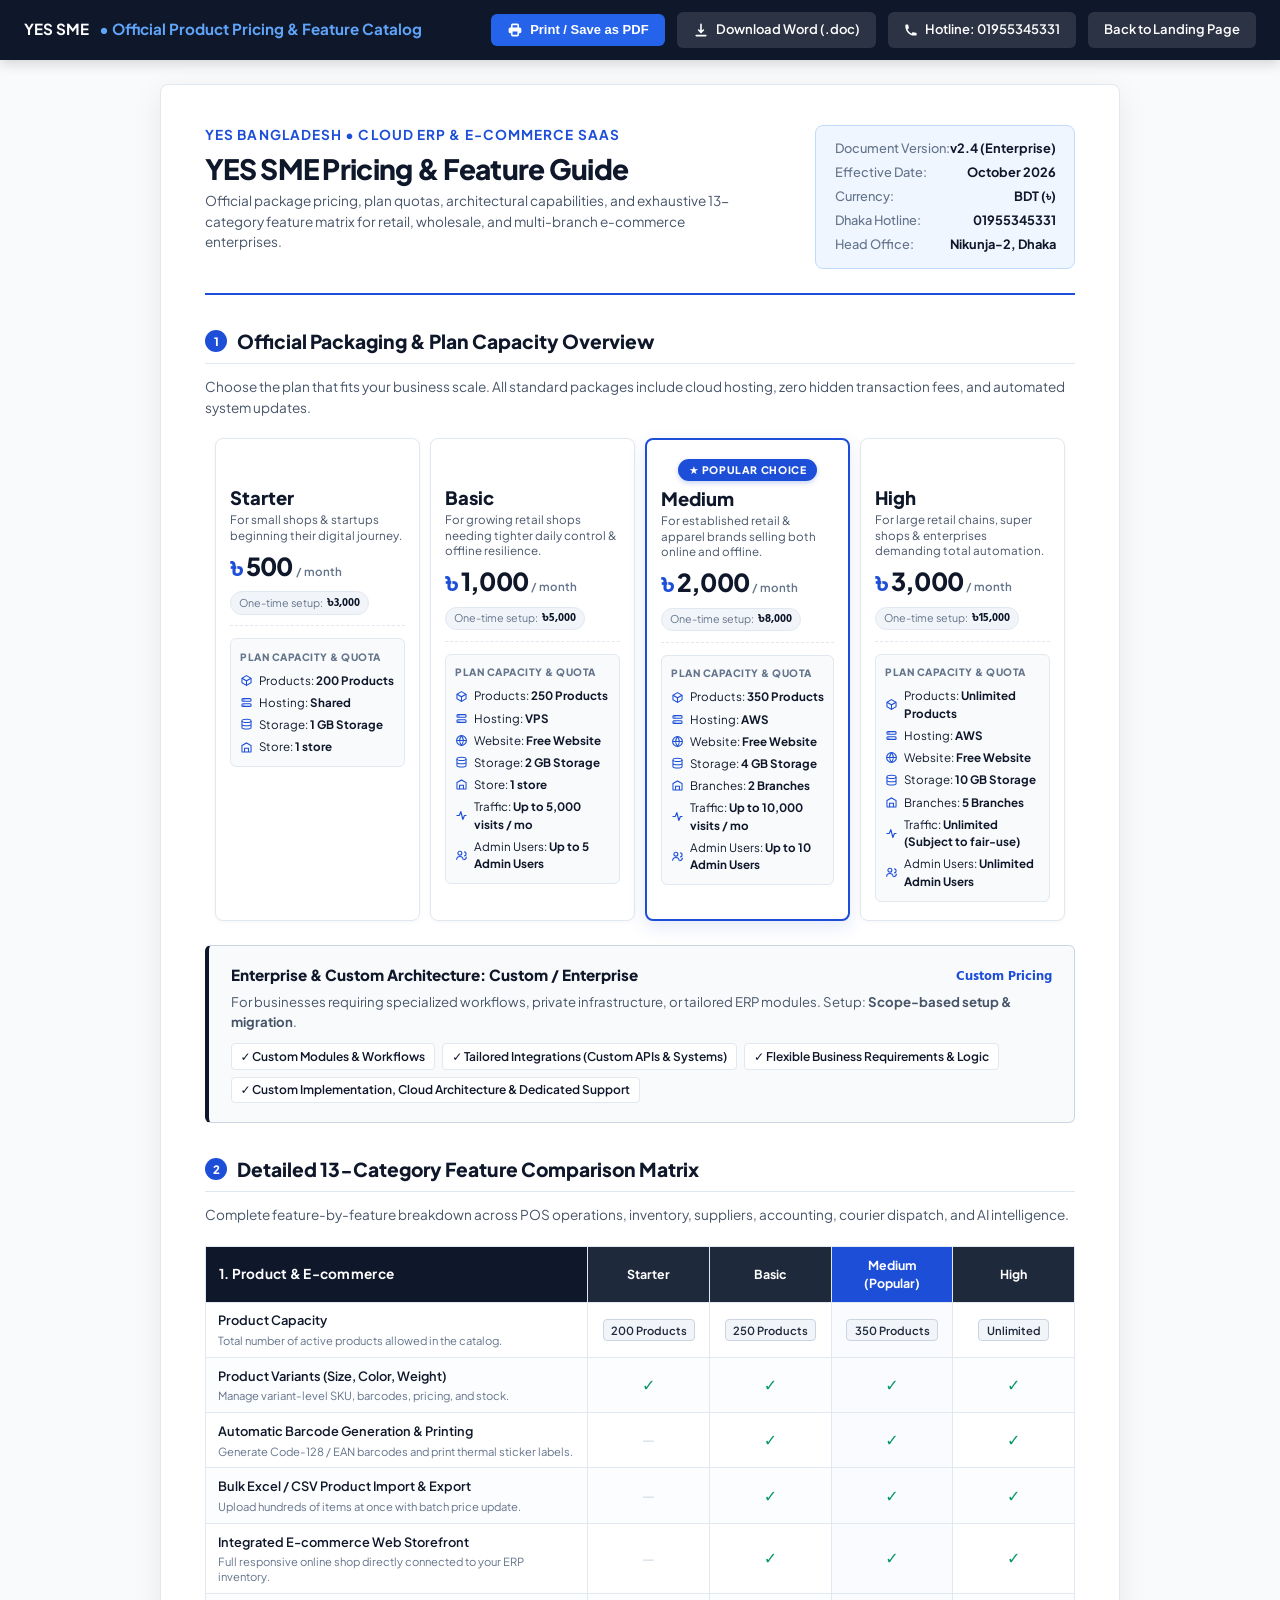
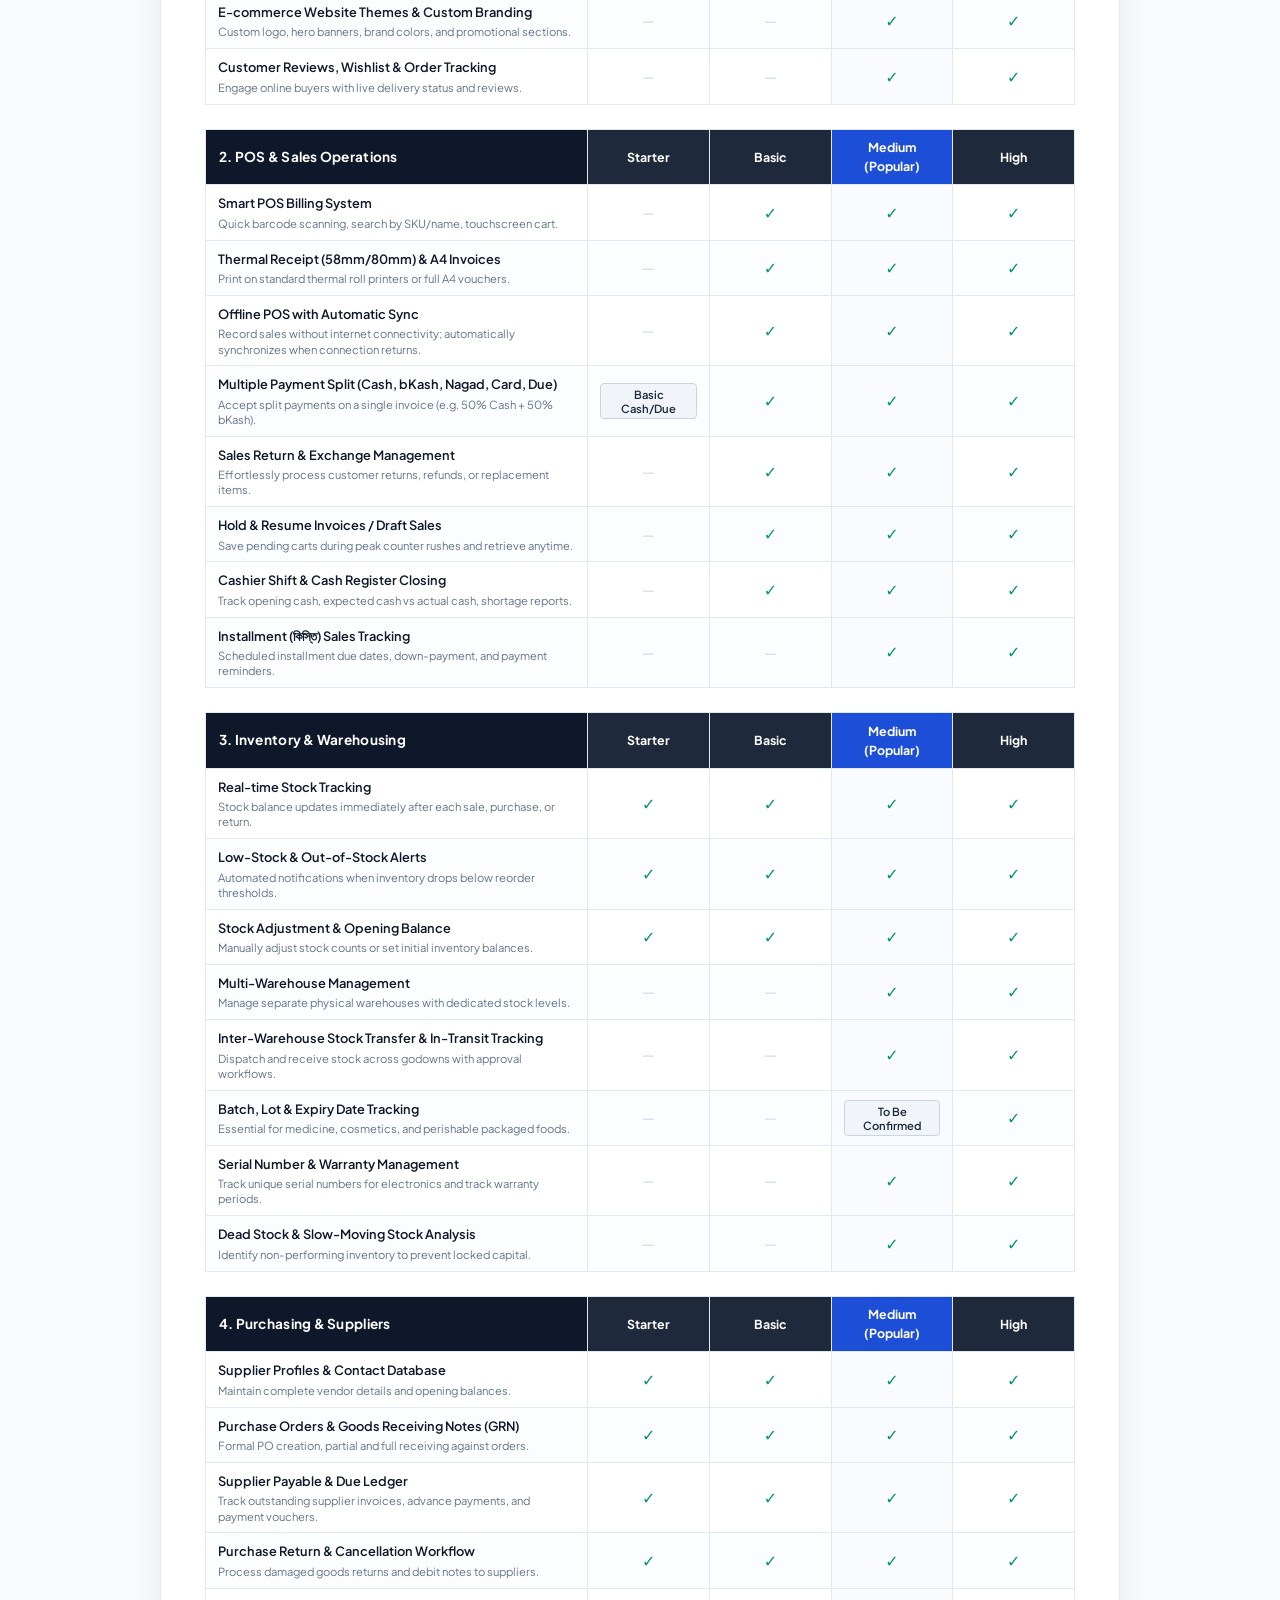
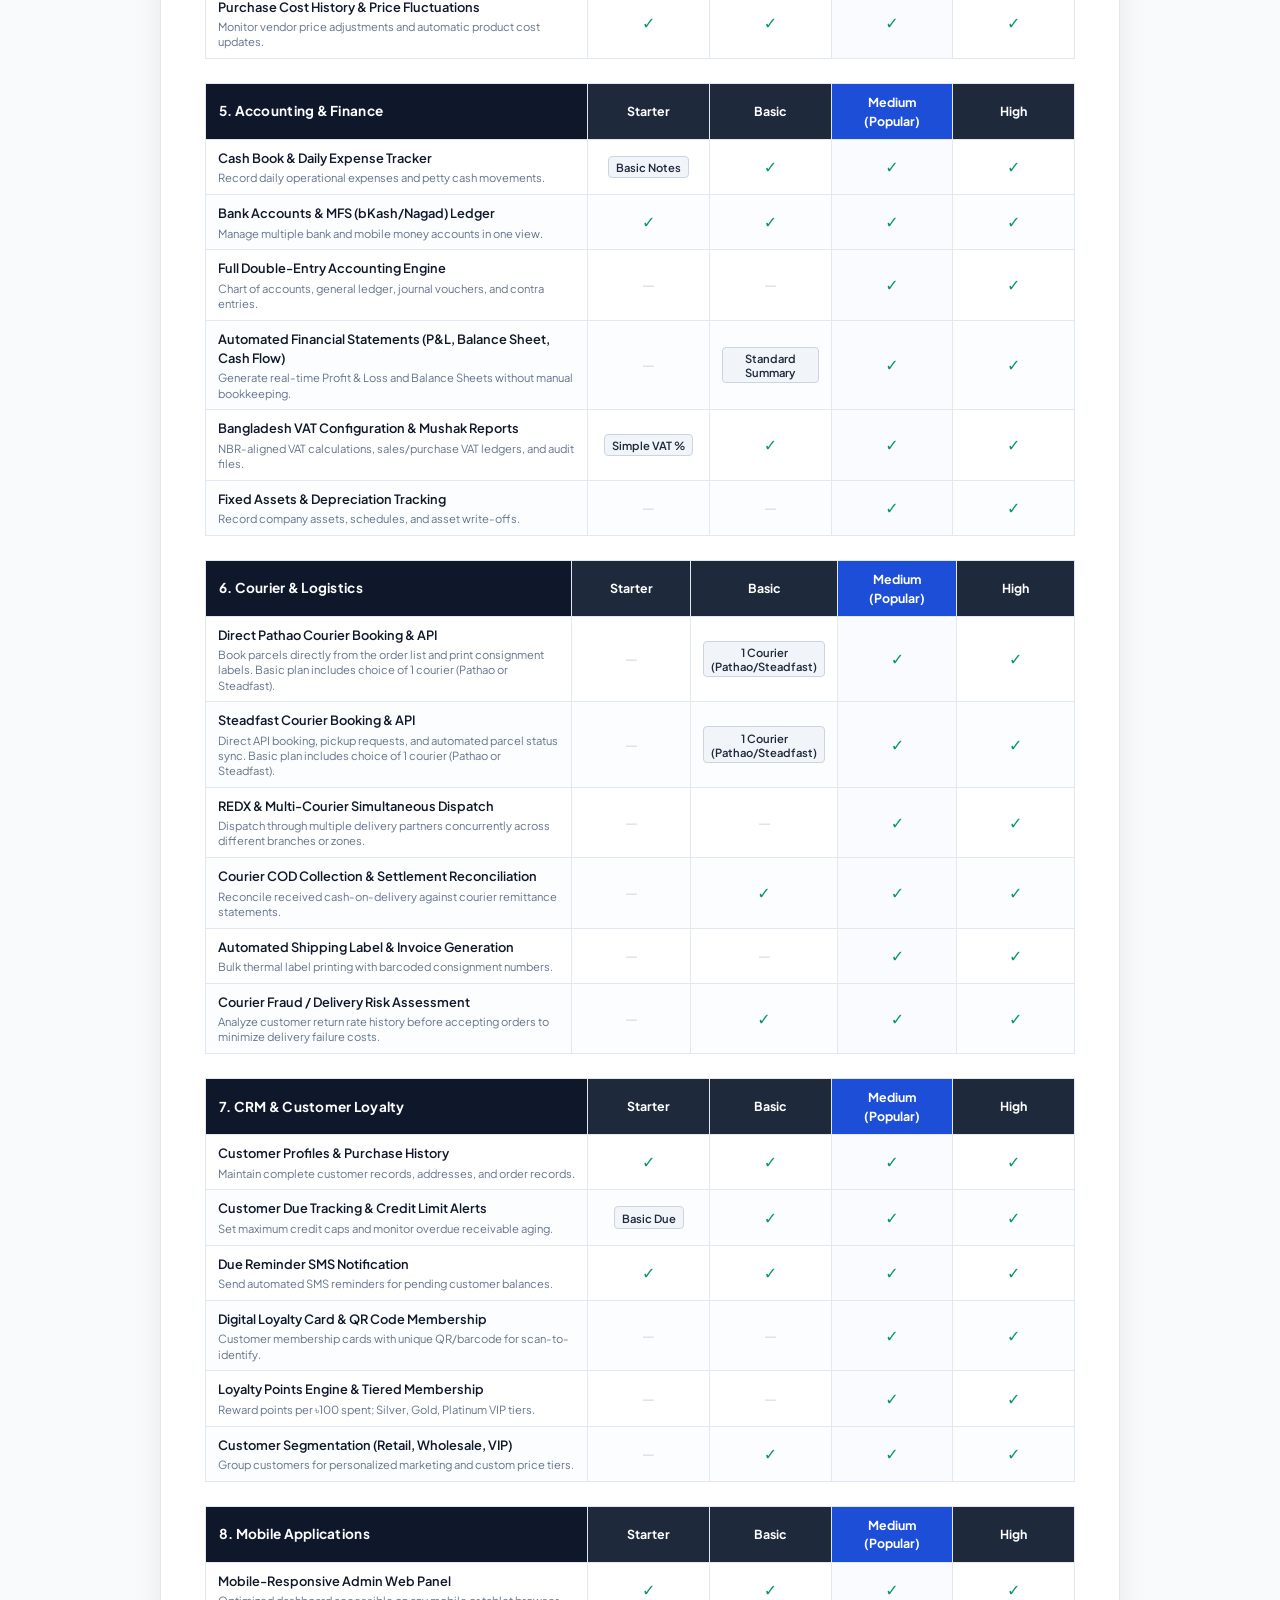
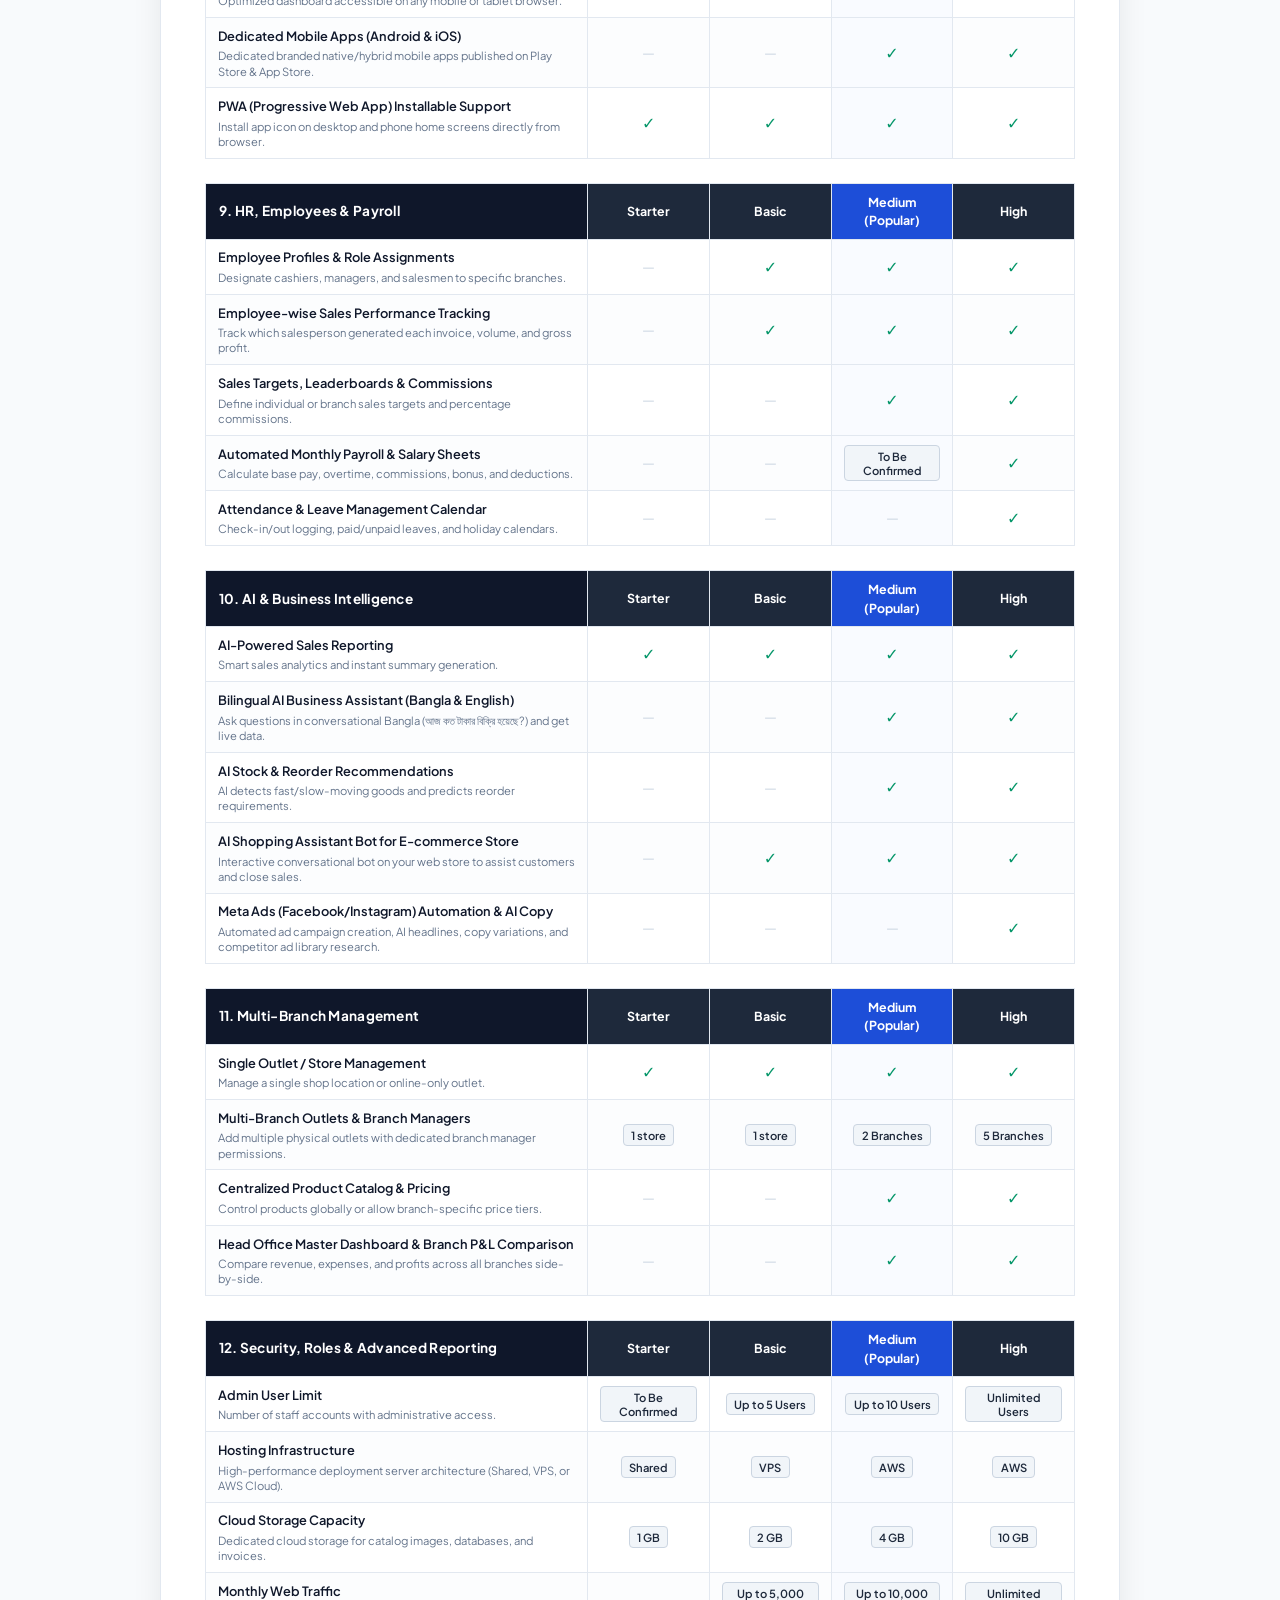
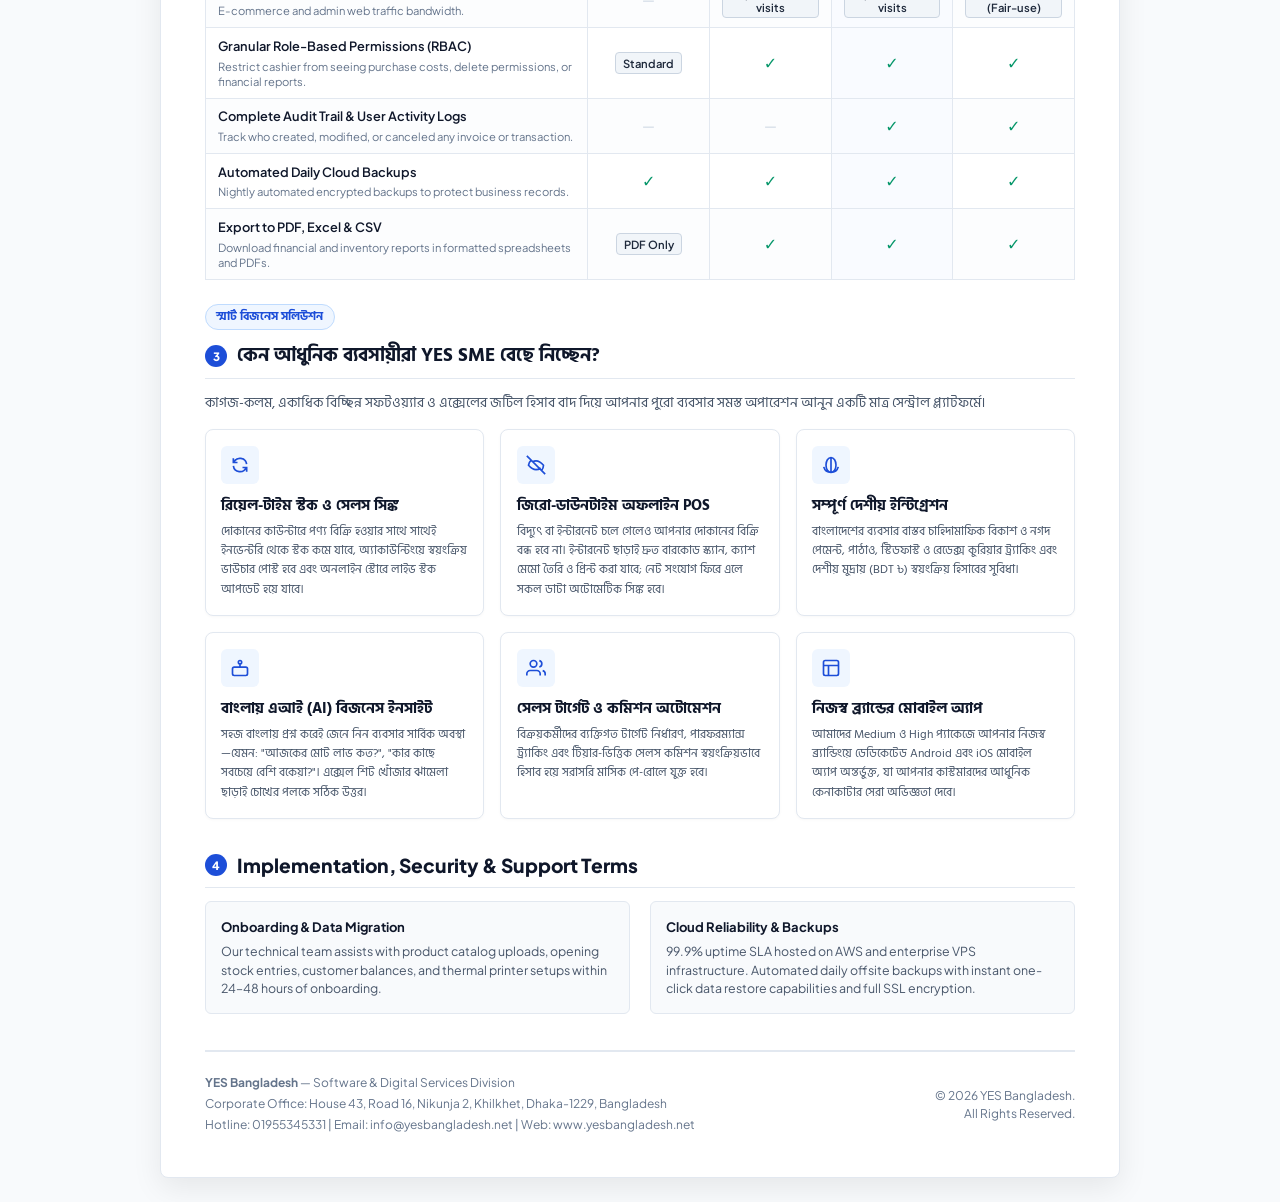
<file: YES-SME-Pricing-and-Feature-Catalog.html>
<!DOCTYPE html>
<html lang="en">
<head>
  <meta charset="UTF-8">
  <meta name="viewport" content="width=device-width, initial-scale=1.0">
  <title>YES SME - Official Pricing Guide & Package Comparison</title>
  <link rel="preconnect" href="https://fonts.googleapis.com">
  <link rel="preconnect" href="https://fonts.gstatic.com" crossorigin>
  <link href="https://fonts.googleapis.com/css2?family=Hind+Siliguri:wght@400;500;600;700&family=Plus+Jakarta+Sans:wght@400;500;600;700;800&display=swap" rel="stylesheet">
  
  <style>
    /* ==========================================================================
       EXECUTIVE DOCUMENT STYLES (A4 PRINT & SCREEN COMPATIBLE)
       ========================================================================== */
    :root {
      --primary: #1d4ed8;
      --primary-dark: #0f172a;
      --primary-light: #eff6ff;
      --primary-border: #bfdbfe;
      --accent: #2563eb;
      --success: #059669;
      --success-light: #ecfdf5;
      --text-main: #0f172a;
      --text-muted: #475569;
      --text-subtle: #64748b;
      --border: #e2e8f0;
      --border-dark: #cbd5e1;
      --bg-page: #f8fafc;
      --bg-card: #ffffff;
      --font-main: 'Plus Jakarta Sans', system-ui, -apple-system, sans-serif;
      --font-bengali: 'Hind Siliguri', 'Segoe UI', system-ui, sans-serif;
    }

    * {
      box-sizing: border-box;
      margin: 0;
      padding: 0;
    }

    body {
      font-family: var(--font-main);
      color: var(--text-main);
      background-color: var(--bg-page);
      line-height: 1.5;
      font-size: 13px;
      -webkit-font-smoothing: antialiased;
    }

    /* Screen Toolbar */
    .screen-toolbar {
      position: sticky;
      top: 0;
      z-index: 999;
      background: #0f172a;
      color: #ffffff;
      padding: 0.75rem 1.5rem;
      display: flex;
      align-items: center;
      justify-content: space-between;
      box-shadow: 0 4px 12px rgba(0, 0, 0, 0.15);
    }

    .toolbar-brand {
      display: flex;
      align-items: center;
      gap: 0.65rem;
      font-weight: 700;
      font-size: 0.95rem;
      color: #ffffff;
    }

    .toolbar-brand span {
      color: #60a5fa;
    }

    .toolbar-actions {
      display: flex;
      align-items: center;
      gap: 0.75rem;
    }

    .tb-btn {
      display: inline-flex;
      align-items: center;
      gap: 0.45rem;
      padding: 0.5rem 1rem;
      font-size: 0.8125rem;
      font-weight: 600;
      border-radius: 6px;
      cursor: pointer;
      text-decoration: none;
      transition: all 0.2s;
      border: none;
    }

    .tb-btn-primary {
      background: #2563eb;
      color: #ffffff;
    }

    .tb-btn-primary:hover {
      background: #1d4ed8;
    }

    .tb-btn-secondary {
      background: rgba(255, 255, 255, 0.12);
      color: #ffffff;
    }

    .tb-btn-secondary:hover {
      background: rgba(255, 255, 255, 0.2);
    }

    /* Document Sheet Wrapper (A4 Simulation) */
    .doc-container {
      max-width: 960px;
      margin: 1.5rem auto;
      background: #ffffff;
      padding: 2.5rem 2.75rem;
      box-shadow: 0 10px 30px rgba(0, 0, 0, 0.08);
      border: 1px solid var(--border);
      border-radius: 8px;
    }

    /* Cover / Header Section */
    .doc-header {
      border-bottom: 2px solid var(--primary);
      padding-bottom: 1.5rem;
      margin-bottom: 1.75rem;
      display: flex;
      justify-content: space-between;
      align-items: flex-start;
      gap: 1.5rem;
    }

    .doc-brand-title {
      font-size: 1.75rem;
      font-weight: 800;
      color: var(--primary-dark);
      letter-spacing: -0.025em;
      line-height: 1.2;
      margin-bottom: 0.35rem;
    }

    .doc-brand-subtitle {
      font-size: 0.85rem;
      font-weight: 700;
      color: var(--primary);
      text-transform: uppercase;
      letter-spacing: 0.08em;
      margin-bottom: 0.45rem;
    }

    .doc-brand-desc {
      font-size: 0.85rem;
      color: var(--text-muted);
      max-width: 550px;
      line-height: 1.5;
    }

    .doc-meta-card {
      background: var(--primary-light);
      border: 1px solid var(--primary-border);
      border-radius: 8px;
      padding: 0.85rem 1.15rem;
      min-width: 240px;
      font-size: 0.8rem;
    }

    .doc-meta-row {
      display: flex;
      justify-content: space-between;
      margin-bottom: 0.3rem;
    }

    .doc-meta-row:last-child {
      margin-bottom: 0;
    }

    .meta-label {
      color: var(--text-subtle);
      font-weight: 500;
    }

    .meta-val {
      color: var(--text-main);
      font-weight: 700;
      text-align: right;
    }

    /* Section Headings */
    .section-title {
      font-size: 1.2rem;
      font-weight: 800;
      color: var(--primary-dark);
      margin: 2rem 0 0.85rem 0;
      display: flex;
      align-items: center;
      gap: 0.65rem;
      border-bottom: 1px solid var(--border);
      padding-bottom: 0.45rem;
      page-break-after: avoid;
    }

    .section-num {
      background: var(--primary);
      color: #ffffff;
      width: 22px;
      height: 22px;
      border-radius: 50%;
      font-size: 0.72rem;
      font-weight: 800;
      display: inline-flex;
      align-items: center;
      justify-content: center;
    }

    .section-desc {
      font-size: 0.85rem;
      color: var(--text-muted);
      margin-bottom: 1.25rem;
      line-height: 1.5;
    }

    /* ==========================================================================
       SECTION 1: 4 PRICING & CAPACITY CARDS (1st - Kept Exactly as Boxed)
       ========================================================================== */
    .pricing-cards-table {
      width: 100%;
      border-collapse: separate;
      border-spacing: 10px 0;
      margin-bottom: 1.5rem;
      table-layout: fixed;
      page-break-inside: avoid;
    }

    .pricing-card-cell {
      width: 25%;
      vertical-align: top;
      background: #ffffff;
      border: 1px solid var(--border);
      border-radius: 8px;
      padding: 1.15rem 0.85rem;
      position: relative;
      box-shadow: 0 1px 4px rgba(0, 0, 0, 0.04);
    }

    .pricing-card-cell.is-popular {
      border: 2px solid var(--primary);
      box-shadow: 0 6px 18px rgba(29, 78, 216, 0.12);
      background: #ffffff;
    }

    .popular-badge-wrap {
      text-align: center;
      margin-bottom: 0.45rem;
      min-height: 22px;
    }

    .popular-badge-tag {
      background: var(--primary);
      color: #ffffff;
      font-size: 0.65rem;
      font-weight: 800;
      letter-spacing: 0.06em;
      text-transform: uppercase;
      padding: 0.2rem 0.65rem;
      border-radius: 9999px;
      display: inline-block;
      box-shadow: 0 2px 5px rgba(29, 78, 216, 0.25);
    }

    .card-header {
      margin-bottom: 0.65rem;
    }

    .package-name {
      font-size: 1.15rem;
      font-weight: 800;
      color: var(--primary-dark);
      line-height: 1.2;
    }

    .package-tagline {
      font-size: 0.725rem;
      color: var(--text-muted);
      line-height: 1.35;
      margin-top: 0.2rem;
      min-height: 2.7em;
    }

    .card-price-box {
      margin-bottom: 0.75rem;
      padding-bottom: 0.65rem;
      border-bottom: 1px dashed var(--border);
    }

    .monthly-price-wrap {
      display: flex;
      align-items: baseline;
      gap: 0.2rem;
      margin-bottom: 0.3rem;
    }

    .currency-sym {
      font-family: var(--font-bengali);
      font-size: 1.35rem;
      font-weight: 800;
      color: var(--primary);
    }

    .price-amount {
      font-size: 1.55rem;
      font-weight: 800;
      color: var(--primary-dark);
      letter-spacing: -0.03em;
      line-height: 1;
    }

    .price-unit {
      font-size: 0.72rem;
      font-weight: 600;
      color: var(--text-subtle);
    }

    .setup-fee-pill {
      display: inline-flex;
      align-items: center;
      gap: 0.25rem;
      background: #f1f5f9;
      border: 1px solid var(--border);
      border-radius: 9999px;
      padding: 0.18rem 0.5rem;
      font-size: 0.67rem;
      color: var(--text-subtle);
      white-space: nowrap;
    }

    .setup-fee-pill strong {
      font-family: var(--font-bengali);
      color: var(--primary-dark);
      font-weight: 700;
    }

    /* Plan Capacity & Quota Box */
    .card-capacity-box {
      background: #f8fafc;
      border: 1px solid var(--border);
      border-radius: 6px;
      padding: 0.65rem 0.6rem;
    }

    .capacity-title {
      font-size: 0.63rem;
      font-weight: 800;
      letter-spacing: 0.05em;
      text-transform: uppercase;
      color: var(--text-subtle);
      margin-bottom: 0.45rem;
    }

    .capacity-list {
      list-style: none;
      display: flex;
      flex-direction: column;
      gap: 0.3rem;
    }

    .capacity-item {
      display: flex;
      align-items: center;
      gap: 0.35rem;
      font-size: 0.725rem;
      color: var(--text-main);
    }

    .capacity-item svg {
      width: 13px;
      height: 13px;
      color: var(--primary);
      flex-shrink: 0;
    }

    .capacity-item span strong {
      font-weight: 700;
      color: var(--primary-dark);
    }

    /* Page Break Divider */
    .page-break-divider {
      page-break-before: always;
      mso-special-character: line-break;
      height: 0;
      margin: 1.5rem 0;
      border: none;
    }

    /* Enterprise Callout Box */
    .enterprise-box {
      background: #f8fafc;
      border: 1px solid var(--border-dark);
      border-left: 4px solid #0f172a;
      border-radius: 6px;
      padding: 1.15rem 1.35rem;
      margin-bottom: 2rem;
      page-break-inside: avoid;
    }

    .enterprise-title {
      font-size: 0.95rem;
      font-weight: 800;
      color: var(--primary-dark);
      margin-bottom: 0.3rem;
      display: flex;
      align-items: center;
      justify-content: space-between;
    }

    .enterprise-desc {
      font-size: 0.825rem;
      color: var(--text-muted);
      margin-bottom: 0.75rem;
      line-height: 1.5;
    }

    .enterprise-chips {
      display: flex;
      gap: 0.45rem;
      flex-wrap: wrap;
    }

    .chip {
      background: #ffffff;
      border: 1px solid var(--border);
      border-radius: 4px;
      padding: 0.2rem 0.55rem;
      font-size: 0.75rem;
      font-weight: 600;
      color: var(--text-main);
    }

    /* ==========================================================================
       SECTION 2: 13-CATEGORY DETAILED COMPARISON TABLE (Then)
       ========================================================================== */
    .cat-table-wrap {
      margin-bottom: 1.5rem;
      page-break-inside: avoid;
    }

    .comp-table {
      width: 100%;
      border-collapse: collapse;
      margin-bottom: 0.5rem;
    }

    .comp-table th,
    .comp-table td {
      border: 1px solid var(--border);
      padding: 0.55rem 0.75rem;
      font-size: 0.8rem;
    }

    .comp-table th.cat-head {
      background: #0f172a;
      color: #ffffff;
      text-align: left;
      font-size: 0.85rem;
      font-weight: 700;
      letter-spacing: 0.02em;
      padding: 0.6rem 0.8rem;
    }

    .comp-table th.col-p {
      background: #1e293b;
      color: #ffffff;
      text-align: center;
      font-size: 0.775rem;
      font-weight: 700;
      width: 14%;
    }

    .comp-table th.col-p.pop {
      background: #1d4ed8;
    }

    .comp-table tr:nth-child(even) td {
      background: #fcfdfe;
    }

    .comp-table tr:hover td {
      background: #f1f5f9;
    }

    .feat-name {
      font-weight: 600;
      color: var(--text-main);
      display: block;
    }

    .feat-sub {
      font-size: 0.7rem;
      color: var(--text-subtle);
      display: block;
      margin-top: 0.15rem;
      line-height: 1.35;
    }

    .cell-val {
      text-align: center;
      vertical-align: middle;
    }

    .chk {
      color: var(--success);
      font-weight: 900;
      font-size: 1rem;
      display: inline-block;
    }

    .crs {
      color: #cbd5e1;
      font-size: 0.9rem;
      display: inline-block;
    }

    .pill-val {
      font-size: 0.7rem;
      font-weight: 600;
      background: #f1f5f9;
      border: 1px solid var(--border-dark);
      padding: 0.2rem 0.45rem;
      border-radius: 4px;
      color: #1e293b;
      display: inline-block;
      line-height: 1.25;
      max-width: 130px;
    }

    /* Facilities / Why Choose Section */
    .facilities-section {
      margin-top: 1.5rem;
    }

    .section-badge-pill {
      display: inline-block;
      font-family: var(--font-bengali);
      font-size: 0.75rem;
      font-weight: 700;
      color: var(--primary);
      background: var(--primary-light);
      border: 1px solid var(--primary-border);
      padding: 0.2rem 0.65rem;
      border-radius: 9999px;
      margin-bottom: 0.35rem;
    }

    .facilities-grid {
      display: grid;
      grid-template-columns: repeat(3, 1fr);
      gap: 1rem;
      margin-top: 1rem;
      margin-bottom: 1.5rem;
    }

    .facility-card {
      background: #ffffff;
      border: 1px solid var(--border);
      border-radius: 8px;
      padding: 1rem 0.95rem;
      page-break-inside: avoid;
      box-shadow: 0 1px 3px rgba(0, 0, 0, 0.03);
    }

    .facility-icon {
      width: 38px;
      height: 38px;
      border-radius: 6px;
      background: var(--primary-light);
      color: var(--primary);
      display: flex;
      align-items: center;
      justify-content: center;
      margin-bottom: 0.75rem;
    }

    .facility-icon svg {
      width: 20px;
      height: 20px;
    }

    .facility-title {
      font-family: var(--font-bengali);
      font-size: 0.95rem;
      font-weight: 700;
      color: var(--text-main);
      margin-bottom: 0.35rem;
      line-height: 1.35;
    }

    .facility-desc {
      font-family: var(--font-bengali);
      font-size: 0.775rem;
      color: var(--text-muted);
      line-height: 1.55;
    }

    /* Terms & Footer */
    .doc-footer {
      border-top: 2px solid var(--border);
      padding-top: 1.35rem;
      margin-top: 2.25rem;
      display: flex;
      justify-content: space-between;
      align-items: center;
      font-size: 0.75rem;
      color: var(--text-subtle);
      page-break-inside: avoid;
    }

    .footer-left p {
      margin-bottom: 0.2rem;
    }

    .footer-right {
      text-align: right;
    }

    /* Print / PDF Media Queries */
    @media print {
      body {
        background: #ffffff !important;
        font-size: 10.5pt !important;
      }

      .screen-toolbar {
        display: none !important;
      }

      .doc-container {
        box-shadow: none !important;
        border: none !important;
        padding: 0 !important;
        max-width: 100% !important;
        margin: 0 !important;
      }

      .pricing-cards-table {
        page-break-inside: avoid !important;
      }

      .enterprise-box {
        page-break-inside: avoid !important;
      }

      .page-break-divider {
        page-break-before: always !important;
        display: block !important;
      }

      .cat-table-wrap {
        page-break-inside: avoid !important;
      }

      .comp-table tr {
        page-break-inside: avoid !important;
      }

      .section-title {
        page-break-after: avoid !important;
      }

      .facilities-section {
        margin-top: 1rem !important;
      }

      .facilities-grid {
        grid-template-columns: repeat(3, 1fr) !important;
        gap: 0.75rem !important;
        margin-bottom: 1rem !important;
      }

      .facility-card {
        page-break-inside: avoid !important;
        padding: 0.8rem 0.75rem !important;
      }
    }
  </style>
</head>
<body>

  <!-- Floating Screen Action Bar (Hidden when printing/PDF) -->
  <div class="screen-toolbar">
    <div class="toolbar-brand">
      <strong>YES SME</strong> <span>• Official Product Pricing & Feature Catalog</span>
    </div>
    <div class="toolbar-actions">
      <button type="button" class="tb-btn tb-btn-primary" onclick="window.print()">
        <svg viewBox="0 0 20 20" fill="currentColor" width="16" height="16">
          <path fill-rule="evenodd" d="M5 4v3H4a2 2 0 00-2 2v3a2 2 0 002 2h1v2a2 2 0 002 2h6a2 2 0 002-2v-2h1a2 2 0 002-2V9a2 2 0 00-2-2h-1V4a2 2 0 00-2-2H7a2 2 0 00-2 2zm8 0H7v3h6V4zm0 8H7v4h6v-4z" clip-rule="evenodd"/>
        </svg>
        <span>Print / Save as PDF</span>
      </button>
      <a href="YES-SME-Pricing-and-Feature-Catalog.doc" download class="tb-btn tb-btn-secondary">
        <svg viewBox="0 0 20 20" fill="currentColor" width="16" height="16">
          <path fill-rule="evenodd" d="M3 17a1 1 0 011-1h12a1 1 0 110 2H4a1 1 0 01-1-1zm3.293-7.707a1 1 0 011.414 0L9 10.586V3a1 1 0 112 0v7.586l1.293-1.293a1 1 0 111.414 1.414l-3 3a1 1 0 01-1.414 0l-3-3a1 1 0 010-1.414z" clip-rule="evenodd"/>
        </svg>
        <span>Download Word (.doc)</span>
      </a>
      <a href="tel:01955345331" class="tb-btn tb-btn-secondary">
        <svg viewBox="0 0 20 20" fill="currentColor" width="14" height="14">
          <path d="M2 3a1 1 0 011-1h2.153a1 1 0 01.986.836l.74 4.435a1 1 0 01-.54 1.06l-1.548.773a11.037 11.037 0 006.105 6.105l.774-1.548a1 1 0 011.059-.54l4.435.74a1 1 0 01.836.986V17a1 1 0 01-1 1h-2C7.82 18 2 12.18 2 5V3z"/>
        </svg>
        <span>Hotline: 01955345331</span>
      </a>
      <a href="index.html" class="tb-btn tb-btn-secondary">
        <span>Back to Landing Page</span>
      </a>
    </div>
  </div>

  <!-- Main Document Container -->
  <main class="doc-container">
    
    <!-- Header / Title -->
    <header class="doc-header">
      <div>
        <div class="doc-brand-subtitle">YES Bangladesh • Cloud ERP & E-Commerce SaaS</div>
        <h1 class="doc-brand-title">YES SME Pricing & Feature Guide</h1>
        <p class="doc-brand-desc">
          Official package pricing, plan quotas, architectural capabilities, and exhaustive 13-category feature matrix for retail, wholesale, and multi-branch e-commerce enterprises.
        </p>
      </div>

      <div class="doc-meta-card">
        <div class="doc-meta-row">
          <span class="meta-label">Document Version:</span>
          <span class="meta-val">v2.4 (Enterprise)</span>
        </div>
        <div class="doc-meta-row">
          <span class="meta-label">Effective Date:</span>
          <span class="meta-val">October 2026</span>
        </div>
        <div class="doc-meta-row">
          <span class="meta-label">Currency:</span>
          <span class="meta-val">BDT (৳)</span>
        </div>
        <div class="doc-meta-row">
          <span class="meta-label">Dhaka Hotline:</span>
          <span class="meta-val">01955345331</span>
        </div>
        <div class="doc-meta-row">
          <span class="meta-label">Head Office:</span>
          <span class="meta-val">Nikunja-2, Dhaka</span>
        </div>
      </div>
    </header>

    <!-- SECTION 1 (1ST): 4 PRICING CARDS SHOWCASE -->
    <section>
      <h2 class="section-title">
        <span class="section-num">1</span>
        <span>Official Packaging & Plan Capacity Overview</span>
      </h2>
      <p class="section-desc">
        Choose the plan that fits your business scale. All standard packages include cloud hosting, zero hidden transaction fees, and automated system updates.
      </p>

      <!-- 4 Cards Grid Table (Starter, Basic, Medium, High) -->
      <div id="pricingCardsShowcase">
        <!-- Rendered dynamically by script -->
      </div>
    </section>

    <!-- SECTION 1B: Custom / Enterprise Deployment Box -->
    <section class="enterprise-box" id="enterpriseOverview">
      <!-- Rendered dynamically by script -->
    </section>

    <!-- PAGE BREAK: Section 1 ends on Page 1, Section 2 starts on Page 2 -->
    <div class="page-break-divider"></div>

    <!-- SECTION 2 (THEN): Exhaustive 13-Category Detailed Feature Comparison -->
    <section>
      <h2 class="section-title">
        <span class="section-num">2</span>
        <span>Detailed 13-Category Feature Comparison Matrix</span>
      </h2>
      <p class="section-desc">
        Complete feature-by-feature breakdown across POS operations, inventory, suppliers, accounting, courier dispatch, and AI intelligence.
      </p>

      <div id="comparisonTablesContainer">
        <!-- Rendered dynamically by script -->
      </div>
    </section>

    <!-- PAGE BREAK: Section 2 ends on Page 10, Section 3 starts on final Page -->
    <div class="page-break-divider"></div>

    <!-- SECTION 3: CORE PLATFORM ADVANTAGES & FACILITIES (From Landing Page) -->
    <section class="facilities-section">
      <div class="section-badge-pill">স্মার্ট বিজনেস সলিউশন</div>
      <h2 class="section-title" style="margin-top: 0.4rem;">
        <span class="section-num">3</span>
        <span style="font-family: var(--font-bengali);">কেন আধুনিক ব্যবসায়ীরা YES SME বেছে নিচ্ছেন?</span>
      </h2>
      <p class="section-desc" style="font-family: var(--font-bengali); font-size: 0.85rem; margin-bottom: 0.85rem;">
        কাগজ-কলম, একাধিক বিচ্ছিন্ন সফটওয়্যার ও এক্সেলের জটিল হিসাব বাদ দিয়ে আপনার পুরো ব্যবসার সমস্ত অপারেশন আনুন একটি মাত্র সেন্ট্রাল প্ল্যাটফর্মে।
      </p>

      <div class="facilities-grid">
        <!-- Facility 1 -->
        <div class="facility-card">
          <div class="facility-icon">
            <svg viewBox="0 0 24 24" fill="none" stroke="currentColor" stroke-width="2">
              <path d="M4 4v5h.582m15.356 2A8.001 8.001 0 004.582 9m0 0H9m11 11v-5h-.581m0 0a8.003 8.003 0 01-15.357-2m15.357 2H15"/>
            </svg>
          </div>
          <h3 class="facility-title">রিয়েল-টাইম স্টক ও সেলস সিঙ্ক</h3>
          <p class="facility-desc">
            দোকানের কাউন্টারে পণ্য বিক্রি হওয়ার সাথে সাথেই ইনভেন্টরি থেকে স্টক কমে যাবে, অ্যাকাউন্টিংয়ে স্বয়ংক্রিয় ভাউচার পোস্ট হবে এবং অনলাইন স্টোরে লাইভ স্টক আপডেট হয়ে যাবে।
          </p>
        </div>

        <!-- Facility 2 -->
        <div class="facility-card">
          <div class="facility-icon">
            <svg viewBox="0 0 24 24" fill="none" stroke="currentColor" stroke-width="2">
              <path d="M1 1l22 22m-4.3-4.3A10.97 10.97 0 0021 12.3c-.6-.7-5-5.3-9-5.3-1.6 0-3.1.6-4.4 1.4M6.2 6.2A10.97 10.97 0 003 12.3c.6.7 5 5.3 9 5.3 2.1 0 4-.8 5.6-2"/>
            </svg>
          </div>
          <h3 class="facility-title">জিরো-ডাউনটাইম অফলাইন POS</h3>
          <p class="facility-desc">
            বিদ্যুৎ বা ইন্টারনেট চলে গেলেও আপনার দোকানের বিক্রি বন্ধ হবে না। ইন্টারনেট ছাড়াই দ্রুত বারকোড স্ক্যান, ক্যাশ মেমো তৈরি ও প্রিন্ট করা যাবে; নেট সংযোগ ফিরে এলে সকল ডাটা অটোমেটিক সিঙ্ক হবে।
          </p>
        </div>

        <!-- Facility 3 -->
        <div class="facility-card">
          <div class="facility-icon">
            <svg viewBox="0 0 24 24" fill="none" stroke="currentColor" stroke-width="2">
              <path d="M12 21a9.004 9.004 0 008.716-6.747M12 21a9.004 9.004 0 01-8.716-6.747M12 21V3m0 18c-3.5 0-6-4-6-9s2.5-9 6-9m0 18c3.5 0 6-4 6-9s-2.5-9-6-9"/>
            </svg>
          </div>
          <h3 class="facility-title">সম্পূর্ণ দেশীয় ইন্টিগ্রেশন</h3>
          <p class="facility-desc">
            বাংলাদেশের ব্যবসার বাস্তব চাহিদামাফিক বিকাশ ও নগদ পেমেন্ট, পাঠাও, স্টিডফাস্ট ও রেডেক্স কুরিয়ার ট্র্যাকিং এবং দেশীয় মুদ্রায় (BDT ৳) স্বয়ংক্রিয় হিসাবের সুবিধা।
          </p>
        </div>

        <!-- Facility 4 -->
        <div class="facility-card">
          <div class="facility-icon">
            <svg viewBox="0 0 24 24" fill="none" stroke="currentColor" stroke-width="2">
              <rect x="3" y="11" width="18" height="10" rx="2"/>
              <circle cx="12" cy="5" r="2"/>
              <path d="M12 7v4M8 15h.01M16 15h.01"/>
            </svg>
          </div>
          <h3 class="facility-title">বাংলায় এআই (AI) বিজনেস ইনসাইট</h3>
          <p class="facility-desc">
            সহজ বাংলায় প্রশ্ন করেই জেনে নিন ব্যবসার সার্বিক অবস্থা—যেমন: "আজকের মোট লাভ কত?", "কার কাছে সবচেয়ে বেশি বকেয়া?"। এক্সেল শিট খোঁজার ঝামেলা ছাড়াই চোখের পলকে সঠিক উত্তর।
          </p>
        </div>

        <!-- Facility 5 -->
        <div class="facility-card">
          <div class="facility-icon">
            <svg viewBox="0 0 24 24" fill="none" stroke="currentColor" stroke-width="2">
              <path d="M17 21v-2a4 4 0 00-4-4H5a4 4 0 00-4 4v2"/>
              <circle cx="9" cy="7" r="4"/>
              <path d="M23 21v-2a4 4 0 00-3-3.87m-4-12a4 4 0 010 7.75"/>
            </svg>
          </div>
          <h3 class="facility-title">সেলস টার্গেট ও কমিশন অটোমেশন</h3>
          <p class="facility-desc">
            বিক্রয়কর্মীদের ব্যক্তিগত টার্গেট নির্ধারণ, পারফরম্যান্স ট্র্যাকিং এবং টিয়ার-ভিত্তিক সেলস কমিশন স্বয়ংক্রিয়ভাবে হিসাব হয়ে সরাসরি মাসিক পে-রোলে যুক্ত হবে।
          </p>
        </div>

        <!-- Facility 6 -->
        <div class="facility-card">
          <div class="facility-icon">
            <svg viewBox="0 0 24 24" fill="none" stroke="currentColor" stroke-width="2">
              <rect x="3" y="3" width="18" height="18" rx="2" stroke-width="2"/>
              <path d="M3 9h18M9 21V9"/>
            </svg>
          </div>
          <h3 class="facility-title">নিজস্ব ব্র্যান্ডের মোবাইল অ্যাপ</h3>
          <p class="facility-desc">
            আমাদের Medium ও High প্যাকেজে আপনার নিজস্ব ব্র্যান্ডিংয়ে ডেডিকেটেড Android এবং iOS মোবাইল অ্যাপ অন্তর্ভুক্ত, যা আপনার কাস্টমারদের আধুনিক কেনাকাটার সেরা অভিজ্ঞতা দেবে।
          </p>
        </div>
      </div>
    </section>

    <!-- SECTION 4: Terms, SLAs & Contact -->
    <section>
      <h2 class="section-title">
        <span class="section-num">4</span>
        <span>Implementation, Security & Support Terms</span>
      </h2>
      
      <div style="display: grid; grid-template-columns: 1fr 1fr; gap: 1.25rem; margin-bottom: 1.5rem;">
        <div style="background: #f8fafc; border: 1px solid var(--border); padding: 0.95rem; border-radius: 6px;">
          <h4 style="font-weight: 700; color: var(--primary-dark); margin-bottom: 0.3rem;">Onboarding & Data Migration</h4>
          <p style="font-size: 0.775rem; color: var(--text-muted); line-height: 1.5;">
            Our technical team assists with product catalog uploads, opening stock entries, customer balances, and thermal printer setups within 24–48 hours of onboarding.
          </p>
        </div>

        <div style="background: #f8fafc; border: 1px solid var(--border); padding: 0.95rem; border-radius: 6px;">
          <h4 style="font-weight: 700; color: var(--primary-dark); margin-bottom: 0.3rem;">Cloud Reliability & Backups</h4>
          <p style="font-size: 0.775rem; color: var(--text-muted); line-height: 1.5;">
            99.9% uptime SLA hosted on AWS and enterprise VPS infrastructure. Automated daily offsite backups with instant one-click data restore capabilities and full SSL encryption.
          </p>
        </div>
      </div>
    </section>

    <!-- Document Footer -->
    <footer class="doc-footer">
      <div class="footer-left">
        <p><strong>YES Bangladesh</strong> — Software & Digital Services Division</p>
        <p>Corporate Office: House 43, Road 16, Nikunja 2, Khilkhet, Dhaka-1229, Bangladesh</p>
        <p>Hotline: 01955345331 | Email: info@yesbangladesh.net | Web: www.yesbangladesh.net</p>
      </div>
      <div class="footer-right">
        <p>© 2026 YES Bangladesh.</p>
        <p>All Rights Reserved.</p>
      </div>
    </footer>

  </main>

  <!-- Load Central Pricing Data -->
  <script src="js/pricing-data.js"></script>

  <script>
    // =========================================================================
    // DYNAMIC DATA RENDERER (Produces clean, semantic HTML for both Web & Print)
    // =========================================================================
    const DOC_ICONS = {
      box: `<svg viewBox="0 0 20 20" fill="none" stroke="currentColor"><path d="M10 2.5L17 6.5v7l-7 4-7-4v-7l7-4z" stroke-width="1.6"/><path d="M3 6.5l7 4 7-4M10 10.5v7" stroke-width="1.6"/></svg>`,
      server: `<svg viewBox="0 0 20 20" fill="none" stroke="currentColor"><rect x="3" y="4" width="14" height="4" rx="1.5" stroke-width="1.7"/><rect x="3" y="12" width="14" height="4" rx="1.5" stroke-width="1.7"/><path d="M6 6h.01M6 14h.01" stroke-width="2" stroke-linecap="round"/></svg>`,
      globe: `<svg viewBox="0 0 20 20" fill="none" stroke="currentColor"><circle cx="10" cy="10" r="7.5" stroke-width="1.7"/><path d="M2.5 10h15M10 2.5a12.5 12.5 0 010 15 12.5 12.5 0 010-15" stroke-width="1.6"/></svg>`,
      database: `<svg viewBox="0 0 20 20" fill="none" stroke="currentColor"><ellipse cx="10" cy="4.5" rx="7" ry="2.5" stroke-width="1.6"/><path d="M3 4.5v5c0 1.4 3.1 2.5 7 2.5s7-1.1 7-2.5v-5M3 9.5v5c0 1.4 3.1 2.5 7 2.5s7-1.1 7-2.5v-5" stroke-width="1.6"/></svg>`,
      branch: `<svg viewBox="0 0 20 20" fill="none" stroke="currentColor"><path d="M3 7l7-4 7 4v9a1 1 0 01-1 1H4a1 1 0 01-1-1V7z" stroke-width="1.6"/><path d="M7 17v-6h6v6" stroke-width="1.6"/></svg>`,
      activity: `<svg viewBox="0 0 20 20" fill="none" stroke="currentColor"><path d="M3 10h3.5l2.5-6 3 12 2.5-6H17" stroke-width="1.8" stroke-linecap="round" stroke-linejoin="round"/></svg>`,
      users: `<svg viewBox="0 0 20 20" fill="none" stroke="currentColor"><circle cx="7.5" cy="6.5" r="3" stroke-width="1.7"/><path d="M2.5 16.5a5 5 0 0110 0" stroke-width="1.7"/><path d="M14 4.5a3 3 0 010 6m-1 6a4.5 4.5 0 004.5-4.5" stroke-width="1.7"/></svg>`,
      checkCircle: `<span class="check-icon"><svg viewBox="0 0 20 20" fill="none" stroke="currentColor"><path d="M5 10.5L8.5 14L15 6" stroke-linecap="round" stroke-linejoin="round"/></svg></span>`
    };

    document.addEventListener('DOMContentLoaded', () => {
      if (typeof PRICING_DATA === 'undefined') {
        console.error('PRICING_DATA not loaded');
        return;
      }

      renderPricingCardsShowcase();
      renderEnterpriseBox();
      renderComparisonTables();
    });

    function renderPricingCardsShowcase() {
      const container = document.getElementById('pricingCardsShowcase');
      if (!container) return;

      const pkgs = PRICING_DATA.packages;

      const cellsHtml = pkgs.map(pkg => {
        const isPopular = pkg.isPopular;
        const badgeHtml = isPopular 
          ? `<div class="popular-badge-wrap"><span class="popular-badge-tag">★ POPULAR CHOICE</span></div>`
          : `<div class="popular-badge-wrap" style="visibility: hidden;"><span class="popular-badge-tag">&nbsp;</span></div>`;

        // Capacity items (Exact match to red-boxed section in image)
        const capacityItems = [];
        if (pkg.limits.products) {
          capacityItems.push(`
            <li class="capacity-item">
              ${DOC_ICONS.box}
              <span>Products: <strong>${pkg.limits.products}</strong></span>
            </li>
          `);
        }
        if (pkg.limits.hosting) {
          capacityItems.push(`
            <li class="capacity-item">
              ${DOC_ICONS.server}
              <span>Hosting: <strong>${pkg.limits.hosting}</strong></span>
            </li>
          `);
        }
        if (pkg.limits.website) {
          capacityItems.push(`
            <li class="capacity-item">
              ${DOC_ICONS.globe}
              <span>Website: <strong>${pkg.limits.website}</strong></span>
            </li>
          `);
        }
        if (pkg.limits.storage) {
          capacityItems.push(`
            <li class="capacity-item">
              ${DOC_ICONS.database}
              <span>Storage: <strong>${pkg.limits.storage}</strong></span>
            </li>
          `);
        }
        if (pkg.limits.store) {
          capacityItems.push(`
            <li class="capacity-item">
              ${DOC_ICONS.branch}
              <span>Store: <strong>${pkg.limits.store}</strong></span>
            </li>
          `);
        }
        if (pkg.limits.branches) {
          capacityItems.push(`
            <li class="capacity-item">
              ${DOC_ICONS.branch}
              <span>Branches: <strong>${pkg.limits.branches}</strong></span>
            </li>
          `);
        }
        if (pkg.limits.traffic) {
          capacityItems.push(`
            <li class="capacity-item">
              ${DOC_ICONS.activity}
              <span>Traffic: <strong>${pkg.limits.traffic}</strong></span>
            </li>
          `);
        }
        if (pkg.limits.users) {
          capacityItems.push(`
            <li class="capacity-item">
              ${DOC_ICONS.users}
              <span>Admin Users: <strong>${pkg.limits.users}</strong></span>
            </li>
          `);
        }

        const formattedMonthly = Number(pkg.monthlyPrice).toLocaleString('en-US');
        const formattedSetup = Number(pkg.setupFee).toLocaleString('en-US');

        return `
          <td class="pricing-card-cell ${isPopular ? 'is-popular' : ''}">
            ${badgeHtml}

            <div class="card-header">
              <h3 class="package-name">${pkg.name}</h3>
              <p class="package-tagline">${pkg.tagline}</p>
            </div>

            <div class="card-price-box">
              <div class="monthly-price-wrap">
                <span class="currency-sym">৳</span>
                <span class="price-amount">${formattedMonthly}</span>
                <span class="price-unit">/ month</span>
              </div>
              <div class="setup-fee-pill">
                <span>One-time setup:</span>
                <strong>৳${formattedSetup}</strong>
              </div>
            </div>

            <div class="card-capacity-box">
              <div class="capacity-title">Plan Capacity & Quota</div>
              <ul class="capacity-list">
                ${capacityItems.join('')}
              </ul>
            </div>
          </td>
        `;
      }).join('');

      container.innerHTML = `
        <table class="pricing-cards-table" width="100%" cellpadding="0" cellspacing="10" border="0">
          <tr>
            ${cellsHtml}
          </tr>
        </table>
      `;
    }

    function renderEnterpriseBox() {
      const box = document.getElementById('enterpriseOverview');
      if (!box) return;

      const ent = PRICING_DATA.customEnterprise;
      box.innerHTML = `
        <div class="enterprise-title">
          <span>Enterprise & Custom Architecture: ${ent.name}</span>
          <span style="font-size:0.9rem; color:var(--primary); font-family:var(--font-bengali);">${ent.priceDisplay}</span>
        </div>
        <p class="enterprise-desc">${ent.tagline} Setup: <strong>${ent.setupFeeDisplay}</strong>.</p>
        <div class="enterprise-chips">
          ${ent.highlights.map(h => `<span class="chip">✓ ${h}</span>`).join('')}
        </div>
      `;
    }

    function renderComparisonTables() {
      const container = document.getElementById('comparisonTablesContainer');
      if (!container) return;

      const categories = PRICING_DATA.comparisonCategories;

      let html = '';

      categories.forEach((cat, idx) => {
        html += `
          <div class="cat-table-wrap">
            <table class="comp-table">
              <thead>
                <tr>
                  <th class="cat-head">${idx + 1}. ${cat.title}</th>
                  <th class="col-p">Starter</th>
                  <th class="col-p">Basic</th>
                  <th class="col-p pop">Medium (Popular)</th>
                  <th class="col-p">High</th>
                </tr>
              </thead>
              <tbody>
                ${cat.features.map(f => {
                  const formatCell = (val) => {
                    if (val === true) return '<span class="chk">✓</span>';
                    if (val === false) return '<span class="crs">—</span>';
                    return `<span class="pill-val">${val}</span>`;
                  };

                  return `
                    <tr>
                      <td style="width: 44%;">
                        <span class="feat-name">${f.name}</span>
                        ${f.tooltip ? `<span class="feat-sub">${f.tooltip}</span>` : ''}
                      </td>
                      <td class="cell-val">${formatCell(f.starter)}</td>
                      <td class="cell-val">${formatCell(f.basic)}</td>
                      <td class="cell-val" style="background: rgba(239, 246, 255, 0.4);">${formatCell(f.medium)}</td>
                      <td class="cell-val">${formatCell(f.high)}</td>
                    </tr>
                  `;
                }).join('')}
              </tbody>
            </table>
          </div>
        `;
      });

      container.innerHTML = html;
    }
  </script>
</body>
</html>
</file>
<file: css/style.css>
/* ==========================================================================
   YES SME - ERP & E-COMMERCE SAAS LANDING PAGE DESIGN SYSTEM
   Modern, Clean, Accessible SaaS Design with Light Theme & Blue Accents
   ========================================================================== */

:root {
  /* Brand Color Tokens */
  --primary-50: #eff6ff;
  --primary-100: #dbeafe;
  --primary-200: #bfdbfe;
  --primary-300: #93c5fd;
  --primary-400: #60a5fa;
  --primary-500: #3b82f6;
  --primary-600: #2563eb;
  --primary-700: #1d4ed8;
  --primary-800: #1e40af;
  --primary-900: #1e3a8a;

  /* Neutral Surface & Text Tokens */
  --bg-page: #f8fafc;
  --bg-card: #ffffff;
  --bg-card-alt: #f1f5f9;
  --bg-subtle: #f8fafc;
  
  --text-main: #0f172a;
  --text-muted: #475569;
  --text-subtle: #64748b;
  --text-inverse: #ffffff;

  --border-light: #e2e8f0;
  --border-medium: #cbd5e1;
  --border-focus: #2563eb;

  /* Accent & Functional */
  --accent-badge-bg: #eff6ff;
  --accent-badge-text: #1d4ed8;
  --accent-badge-border: #bfdbfe;

  --badge-popular-bg: #2563eb;
  --badge-popular-text: #ffffff;

  --success-color: #10b981;
  --warning-color: #f59e0b;

  /* Elevations */
  --shadow-sm: 0 1px 2px 0 rgba(15, 23, 42, 0.05);
  --shadow-md: 0 4px 6px -1px rgba(15, 23, 42, 0.07), 0 2px 4px -2px rgba(15, 23, 42, 0.05);
  --shadow-lg: 0 10px 15px -3px rgba(15, 23, 42, 0.08), 0 4px 6px -4px rgba(15, 23, 42, 0.04);
  --shadow-xl: 0 20px 25px -5px rgba(15, 23, 42, 0.08), 0 8px 10px -6px rgba(15, 23, 42, 0.04);
  --shadow-popular: 0 12px 28px -4px rgba(37, 99, 235, 0.15), 0 4px 10px -2px rgba(37, 99, 235, 0.08);

  /* Radii */
  --radius-sm: 8px;
  --radius-md: 12px;
  --radius-lg: 18px;
  --radius-xl: 24px;
  --radius-full: 9999px;

  /* Typography */
  --font-family: 'Plus Jakarta Sans', 'Hind Siliguri', 'Noto Sans Bengali', system-ui, -apple-system, BlinkMacSystemFont, 'Segoe UI', Roboto, sans-serif;
  --font-bengali: 'Hind Siliguri', 'Noto Sans Bengali', 'Segoe UI', system-ui, sans-serif;
  
  /* Container max width */
  --container-max: 1280px;
  --transition-fast: 0.18s ease;
  --transition-normal: 0.25s cubic-bezier(0.16, 1, 0.3, 1);
}

/* Base Resets */
*, *::before, *::after {
  box-sizing: border-box;
  margin: 0;
  padding: 0;
}

html {
  scroll-behavior: smooth;
  scroll-padding-top: 5.5rem;
  font-size: 16px;
  -webkit-text-size-adjust: 100%;
}

body {
  font-family: var(--font-family);
  background-color: var(--bg-page);
  color: var(--text-main);
  line-height: 1.55;
  -webkit-font-smoothing: antialiased;
  -moz-osx-font-smoothing: grayscale;
  overflow-x: hidden;
}

img, svg {
  display: block;
  max-width: 100%;
}

a {
  color: inherit;
  text-decoration: none;
}

button {
  font-family: inherit;
  cursor: pointer;
  border: none;
  background: none;
}

input, textarea, select {
  font-family: inherit;
  font-size: 0.95rem;
}

/* Layout Utilities */
.container {
  width: 100%;
  max-width: var(--container-max);
  margin-left: auto;
  margin-right: auto;
  padding-left: 1.5rem;
  padding-right: 1.5rem;
}

.section {
  padding: 5.5rem 0;
  position: relative;
}

.section-alt {
  background-color: #ffffff;
  border-top: 1px solid var(--border-light);
  border-bottom: 1px solid var(--border-light);
}

.section-header {
  text-align: center;
  max-width: 760px;
  margin: 0 auto 3.5rem auto;
}

.section-badge {
  display: inline-flex;
  align-items: center;
  gap: 0.4rem;
  padding: 0.35rem 0.9rem;
  font-size: 0.8125rem;
  font-weight: 600;
  letter-spacing: 0.02em;
  text-transform: uppercase;
  color: var(--accent-badge-text);
  background-color: var(--accent-badge-bg);
  border: 1px solid var(--accent-badge-border);
  border-radius: var(--radius-full);
  margin-bottom: 1rem;
}

.section-title {
  font-size: 2.35rem;
  font-weight: 800;
  color: var(--text-main);
  letter-spacing: -0.025em;
  line-height: 1.22;
  margin-bottom: 1rem;
}

.section-subtitle {
  font-size: 1.1rem;
  color: var(--text-muted);
  line-height: 1.6;
}

/* ==========================================================================
   2026 STANDARD PRESENTATION NAVBAR (FLUSH, ZERO OVERLAP, HIGH-TECH)
   ========================================================================== */
.site-nav {
  position: sticky;
  top: 0;
  left: 0;
  right: 0;
  width: 100%;
  z-index: 1000;
  background: rgba(255, 255, 255, 0.96);
  backdrop-filter: blur(16px);
  -webkit-backdrop-filter: blur(16px);
  border-bottom: 1px solid rgba(226, 232, 240, 0.85);
  box-shadow: 0 1px 3px rgba(15, 23, 42, 0.04);
  transition: background var(--transition-fast), box-shadow var(--transition-fast), border-color var(--transition-fast);
}

.site-nav.is-scrolled {
  background: rgba(255, 255, 255, 0.98);
  box-shadow: 0 4px 20px -2px rgba(15, 23, 42, 0.07), 0 2px 6px -1px rgba(15, 23, 42, 0.03);
  border-bottom-color: rgba(203, 213, 225, 0.95);
}

.nav-inner {
  display: flex;
  align-items: center;
  justify-content: space-between;
  height: 3.85rem;
  max-width: var(--container-max);
  margin: 0 auto;
  padding: 0 1.5rem;
  gap: 1.5rem;
}

/* Brand */
.brand-logo {
  display: flex;
  align-items: center;
  gap: 0.75rem;
  text-decoration: none;
  flex-shrink: 0;
}

.brand-img-logo {
  height: 32px;
  max-width: 175px;
  width: auto;
  object-fit: contain;
  display: block;
  transition: transform var(--transition-fast);
}

.brand-logo:hover .brand-img-logo {
  transform: scale(1.02);
}

.brand-divider {
  width: 1.5px;
  height: 20px;
  background-color: var(--border-medium);
}

.brand-product-badge {
  background: rgba(37, 99, 235, 0.08);
  color: var(--primary-700);
  border: 1px solid rgba(37, 99, 235, 0.2);
  font-size: 0.6875rem;
  font-weight: 700;
  padding: 0.2rem 0.55rem;
  border-radius: var(--radius-full);
  letter-spacing: 0.04em;
  text-transform: uppercase;
}

/* Modern 2026 Segmented Navigation Track */
.nav-links {
  display: flex;
  align-items: center;
  gap: 0.25rem;
  list-style: none;
  background: rgba(241, 245, 249, 0.75);
  padding: 0.22rem 0.35rem;
  border-radius: var(--radius-full);
  border: 1px solid rgba(226, 232, 240, 0.8);
}

.nav-links a {
  font-size: 0.85rem;
  font-weight: 600;
  color: var(--text-muted);
  transition: all var(--transition-fast);
  padding: 0.38rem 0.9rem;
  border-radius: var(--radius-full);
  text-decoration: none;
  display: inline-block;
  white-space: nowrap;
}

.nav-links a:hover {
  color: var(--text-main);
  background: rgba(255, 255, 255, 0.8);
}

/* Active Section Indicator (Auto-highlighted on scroll) */
.nav-links a.is-active {
  color: var(--primary-600);
  background: #ffffff;
  font-weight: 700;
  box-shadow: 0 2px 6px rgba(15, 23, 42, 0.06);
}

/* Right CTA */
.nav-cta-wrap {
  display: flex;
  align-items: center;
  gap: 0.75rem;
  flex-shrink: 0;
}

.nav-phone-link {
  display: inline-flex;
  align-items: center;
  gap: 0.45rem;
  font-size: 0.8125rem;
  font-weight: 700;
  color: var(--primary-700);
  background: rgba(37, 99, 235, 0.08);
  border: 1px solid rgba(37, 99, 235, 0.22);
  padding: 0.42rem 0.85rem;
  border-radius: var(--radius-full);
  text-decoration: none;
  transition: all var(--transition-fast);
  white-space: nowrap;
}

.nav-phone-link:hover {
  background: rgba(37, 99, 235, 0.16);
  color: var(--primary-800);
  border-color: rgba(37, 99, 235, 0.4);
  transform: translateY(-1px);
}

.nav-phone-link svg {
  flex-shrink: 0;
  color: var(--primary-600);
}

@media (max-width: 640px) {
  .nav-phone-link span {
    display: none;
  }
  .nav-phone-link {
    padding: 0.45rem;
    border-radius: 50%;
  }
}

.nav-cta-wrap .btn {
  border-radius: var(--radius-full);
  padding: 0.5rem 1.25rem;
  font-size: 0.85rem;
  font-weight: 600;
  background: linear-gradient(135deg, var(--primary-600) 0%, var(--primary-700) 100%);
  color: #ffffff;
  box-shadow: 0 4px 12px rgba(37, 99, 235, 0.25);
  display: inline-flex;
  align-items: center;
  gap: 0.45rem;
  transition: all var(--transition-fast);
}

.nav-cta-wrap .btn:hover {
  transform: translateY(-1px);
  box-shadow: 0 6px 18px rgba(37, 99, 235, 0.35);
}

.nav-cta-wrap .btn svg {
  transition: transform var(--transition-fast);
}

.nav-cta-wrap .btn:hover svg {
  transform: translateX(3px);
}

.mobile-toggle {
  display: none;
  align-items: center;
  justify-content: center;
  width: 36px;
  height: 36px;
  border-radius: var(--radius-full);
  border: 1px solid var(--border-medium);
  background: #ffffff;
  font-size: 1.25rem;
  color: var(--text-main);
  padding: 0.4rem;
  cursor: pointer;
  transition: all var(--transition-fast);
}

.mobile-toggle:hover {
  background: var(--bg-subtle);
  border-color: var(--primary-400);
}

/* ==========================================================================
   BUTTONS
   ========================================================================== */
.btn {
  display: inline-flex;
  align-items: center;
  justify-content: center;
  gap: 0.5rem;
  font-size: 0.9375rem;
  font-weight: 600;
  padding: 0.75rem 1.45rem;
  border-radius: var(--radius-md);
  transition: all var(--transition-fast);
  white-space: nowrap;
  line-height: 1.25;
}

.btn-sm {
  font-size: 0.8125rem;
  padding: 0.55rem 1rem;
  border-radius: var(--radius-sm);
}

.btn-lg {
  font-size: 1.05rem;
  padding: 0.95rem 2rem;
  border-radius: var(--radius-md);
}

.btn-primary {
  background-color: var(--primary-600);
  color: #ffffff;
  box-shadow: 0 2px 4px rgba(37, 99, 235, 0.18);
}

.btn-primary:hover {
  background-color: var(--primary-700);
  box-shadow: 0 4px 12px rgba(37, 99, 235, 0.28);
  transform: translateY(-1px);
}

.btn-accent {
  background-color: var(--primary-600);
  color: #ffffff;
  box-shadow: 0 4px 14px rgba(37, 99, 235, 0.25);
}

.btn-accent:hover {
  background-color: var(--primary-700);
  box-shadow: 0 6px 18px rgba(37, 99, 235, 0.35);
  transform: translateY(-1px);
}

.btn-secondary {
  background-color: #ffffff;
  color: var(--text-main);
  border: 1px solid var(--border-medium);
}

.btn-secondary:hover {
  background-color: var(--bg-card-alt);
  border-color: var(--primary-300);
  color: var(--primary-700);
}

.btn-outline {
  background-color: transparent;
  color: var(--primary-600);
  border: 1.5px solid var(--primary-600);
}

.btn-outline:hover {
  background-color: var(--primary-50);
  border-color: var(--primary-700);
  color: var(--primary-700);
}

.btn-block {
  width: 100%;
}

/* ==========================================================================
   HERO SECTION - MINIMALIST CENTERED (LINEAR / STRIPE STYLE)
   ========================================================================== */
.hero-section {
  position: relative;
  padding: 6.5rem 0 5.5rem 0;
  background: 
    radial-gradient(ellipse 70% 55% at 50% -10%, rgba(219, 234, 254, 0.75) 0%, rgba(248, 250, 252, 0) 80%),
    linear-gradient(180deg, #f8fafc 0%, #ffffff 100%);
  overflow: hidden;
  text-align: center;
}

.hero-ambient-glow {
  position: absolute;
  top: -120px;
  left: 50%;
  transform: translateX(-50%);
  width: 720px;
  height: 480px;
  background: radial-gradient(circle, rgba(59, 130, 246, 0.12) 0%, rgba(37, 99, 235, 0.04) 50%, transparent 70%);
  filter: blur(60px);
  pointer-events: none;
  z-index: 1;
}

.hero-container {
  position: relative;
  z-index: 2;
  max-width: 980px;
  margin: 0 auto;
}

.hero-content {
  display: flex;
  flex-direction: column;
  align-items: center;
  text-align: center;
  margin: 0 auto;
}

/* Elegant Pill Badge */
.hero-badge {
  display: inline-flex;
  align-items: center;
  gap: 0.55rem;
  padding: 0.42rem 1.1rem;
  background: #ffffff;
  border: 1px solid var(--border-light);
  border-radius: var(--radius-full);
  font-family: var(--font-bengali), var(--font-family);
  font-size: 0.84rem;
  font-weight: 600;
  letter-spacing: normal;
  color: var(--primary-800);
  box-shadow: 0 1px 3px rgba(15, 23, 42, 0.05);
  margin-bottom: 1.75rem;
  transition: transform var(--transition-fast), box-shadow var(--transition-fast);
}

.hero-badge:hover {
  transform: translateY(-1px);
  box-shadow: 0 4px 12px rgba(15, 23, 42, 0.08);
}

.badge-live-dot {
  width: 8px;
  height: 8px;
  border-radius: 50%;
  background: #10b981;
  box-shadow: 0 0 0 3px rgba(16, 185, 129, 0.25);
  display: inline-block;
  animation: pulseGreen 2s infinite;
}

@keyframes pulseGreen {
  0% { transform: scale(0.95); box-shadow: 0 0 0 0 rgba(16, 185, 129, 0.5); }
  70% { transform: scale(1); box-shadow: 0 0 0 6px rgba(16, 185, 129, 0); }
  100% { transform: scale(0.95); box-shadow: 0 0 0 0 rgba(16, 185, 129, 0); }
}

.hero-badge .flag-bd {
  display: inline-block;
  width: 14px;
  height: 14px;
  border-radius: 50%;
  background: radial-gradient(circle, #f43f5e 42%, #047857 43%);
  flex-shrink: 0;
}

/* Pristine Large Centered Headline */
.hero-title {
  font-size: 3.65rem;
  font-weight: 800;
  letter-spacing: -0.04em;
  line-height: 1.12;
  color: var(--text-main);
  margin-bottom: 1.35rem;
  max-width: 860px;
}

.hero-title .hero-br {
  display: inline;
}

.highlight-gradient {
  background: linear-gradient(135deg, #1d4ed8 0%, #2563eb 50%, #38bdf8 100%);
  -webkit-background-clip: text;
  -webkit-text-fill-color: transparent;
  display: inline-block;
}

/* Focused, legible description */
.hero-desc {
  font-family: var(--font-bengali), var(--font-family);
  font-size: 1.15rem;
  color: var(--text-muted);
  line-height: 1.75;
  letter-spacing: normal;
  margin-bottom: 2.25rem;
  max-width: 720px;
  margin-left: auto;
  margin-right: auto;
}

/* Call-to-actions row */
.hero-actions {
  display: flex;
  align-items: center;
  justify-content: center;
  gap: 1rem;
  margin-bottom: 1.25rem;
  flex-wrap: wrap;
}

.hero-actions .btn {
  font-family: var(--font-bengali), var(--font-family);
  display: inline-flex;
  align-items: center;
  gap: 0.55rem;
  padding: 0.85rem 1.85rem;
  font-size: 1rem;
  font-weight: 700;
  letter-spacing: normal;
  border-radius: var(--radius-md);
}

.hero-actions .btn svg {
  transition: transform var(--transition-fast);
}

.hero-actions .btn:hover svg {
  transform: translateX(3px);
}

/* Micro trust assurances */
.hero-micro-trust {
  font-family: var(--font-bengali), var(--font-family);
  display: flex;
  align-items: center;
  justify-content: center;
  gap: 0.75rem;
  font-size: 0.86rem;
  color: var(--text-subtle);
  font-weight: 600;
  letter-spacing: normal;
  margin-bottom: 3.5rem;
  flex-wrap: wrap;
}

.micro-item {
  display: inline-flex;
  align-items: center;
  gap: 0.35rem;
}

.micro-item svg {
  color: #10b981;
}

.micro-divider {
  color: var(--border-medium);
}

/* Native Bangladesh Integrations Strip */
.hero-integrations-bar {
  display: flex;
  flex-direction: column;
  align-items: center;
  gap: 1rem;
  padding-top: 2.25rem;
  border-top: 1px solid var(--border-light);
  width: 100%;
  max-width: 860px;
  margin: 0 auto;
}

.integrations-label {
  font-size: 0.6875rem;
  font-weight: 700;
  letter-spacing: 0.12em;
  text-transform: uppercase;
  color: var(--text-subtle);
}

.integrations-pills {
  display: flex;
  align-items: center;
  justify-content: center;
  gap: 0.85rem;
  flex-wrap: wrap;
}

.integration-pill {
  display: inline-flex;
  align-items: center;
  gap: 0.5rem;
  padding: 0.5rem 1rem;
  background: #ffffff;
  border: 1px solid var(--border-light);
  border-radius: var(--radius-full);
  font-size: 0.8125rem;
  font-weight: 600;
  color: var(--text-main);
  box-shadow: 0 1px 2px rgba(15, 23, 42, 0.04);
  transition: transform var(--transition-fast), border-color var(--transition-fast), box-shadow var(--transition-fast);
}

.integration-pill:hover {
  transform: translateY(-2px);
  border-color: var(--primary-300);
  box-shadow: 0 4px 10px rgba(37, 99, 235, 0.08);
}

.integration-pill svg {
  color: var(--primary-600);
  flex-shrink: 0;
}

/* ==========================================================================
   PRICING SECTION & 4-COLUMN CARDS
   ========================================================================== */
.pricing-section {
  padding-top: 4.5rem;
  padding-bottom: 5.5rem;
}

.pricing-controls {
  display: flex;
  align-items: center;
  justify-content: center;
  gap: 1rem;
  margin-bottom: 3rem;
}

.pricing-banner-note {
  display: inline-flex;
  align-items: center;
  gap: 0.5rem;
  background-color: #ffffff;
  border: 1px solid var(--border-light);
  padding: 0.45rem 1rem;
  border-radius: var(--radius-full);
  font-size: 0.85rem;
  color: var(--text-muted);
  box-shadow: var(--shadow-sm);
}

.pricing-banner-note strong {
  color: var(--primary-700);
}

/* 4-column Desktop Grid */
.pricing-grid {
  display: grid;
  grid-template-columns: repeat(4, minmax(0, 1fr));
  gap: 1.5rem;
  align-items: stretch;
  margin-bottom: 2.5rem;
}

/* Pricing Card Component */
.pricing-card {
  background: var(--bg-card);
  border: 1px solid var(--border-light);
  border-radius: var(--radius-lg);
  padding: 2rem 1.5rem;
  display: flex;
  flex-direction: column;
  position: relative;
  transition: all var(--transition-normal);
  box-shadow: var(--shadow-sm);
}

.pricing-card:hover {
  border-color: var(--primary-300);
  box-shadow: var(--shadow-lg);
  transform: translateY(-4px);
}

/* Popular Choice Highlight (Basic package) */
.pricing-card.is-popular {
  border: 2px solid var(--primary-600);
  box-shadow: var(--shadow-popular);
  background: #ffffff;
}

.pricing-card.is-popular:hover {
  box-shadow: 0 16px 32px -4px rgba(37, 99, 235, 0.22);
  transform: translateY(-4px);
}

.popular-badge {
  position: absolute;
  top: -13px;
  left: 50%;
  transform: translateX(-50%);
  background: var(--primary-600);
  color: #ffffff;
  font-size: 0.75rem;
  font-weight: 700;
  letter-spacing: 0.04em;
  text-transform: uppercase;
  padding: 0.25rem 0.9rem;
  border-radius: var(--radius-full);
  box-shadow: 0 2px 8px rgba(37, 99, 235, 0.35);
  white-space: nowrap;
}

.card-header {
  margin-bottom: 1.25rem;
}

.package-name {
  font-size: 1.4rem;
  font-weight: 800;
  color: var(--text-main);
  letter-spacing: -0.02em;
  margin-bottom: 0.35rem;
}

.package-tagline {
  font-size: 0.85rem;
  color: var(--text-muted);
  line-height: 1.45;
  min-height: 2.9rem; /* Ensures alignment across varying descriptions */
}

/* Price Box */
.card-price-box {
  margin-bottom: 1.25rem;
  padding-bottom: 1.25rem;
  border-bottom: 1px solid var(--border-light);
}

.monthly-price-wrap {
  display: flex;
  align-items: baseline;
  gap: 0.25rem;
  margin-bottom: 0.65rem;
}

/* Authentic Bangladeshi Taka Sign Styling */
.taka-sign,
.currency-sym {
  font-family: var(--font-bengali);
  font-weight: 700;
  display: inline-block;
  line-height: 1;
}

.currency-sym {
  font-size: 1.65rem;
  color: var(--text-main);
  vertical-align: baseline;
  margin-right: 0.15rem;
}

.price-amount {
  font-size: 2.45rem;
  font-weight: 800;
  color: var(--text-main);
  letter-spacing: -0.03em;
  line-height: 1;
}

.price-unit {
  font-size: 0.875rem;
  font-weight: 600;
  color: var(--text-subtle);
}

/* Setup Fee Pill - Distinct & separated from monthly recurring */
.setup-fee-pill {
  display: inline-flex;
  align-items: center;
  gap: 0.35rem;
  background-color: var(--bg-card-alt);
  border: 1px solid var(--border-light);
  border-radius: var(--radius-sm);
  padding: 0.35rem 0.65rem;
  font-size: 0.775rem;
  font-weight: 600;
  color: var(--text-muted);
}

.setup-fee-pill strong {
  font-family: var(--font-bengali);
  color: var(--text-main);
  font-weight: 700;
}

.pricing-card.is-popular .setup-fee-pill {
  background-color: var(--primary-50);
  border-color: var(--primary-200);
  color: var(--primary-800);
}

/* Capacity Metrics Box */
.card-capacity-box {
  background: var(--bg-subtle);
  border-radius: var(--radius-sm);
  padding: 0.75rem 0.85rem;
  margin-bottom: 1.35rem;
  border: 1px solid var(--border-light);
}

.capacity-title {
  font-size: 0.7rem;
  font-weight: 700;
  text-transform: uppercase;
  letter-spacing: 0.05em;
  color: var(--text-subtle);
  margin-bottom: 0.45rem;
}

.capacity-list {
  display: grid;
  grid-template-columns: 1fr;
  gap: 0.35rem;
  list-style: none;
}

.capacity-item {
  display: flex;
  align-items: center;
  gap: 0.4rem;
  font-size: 0.785rem;
  color: var(--text-muted);
}

.capacity-item svg {
  color: var(--primary-600);
  flex-shrink: 0;
  width: 14px;
  height: 14px;
}

.capacity-item strong {
  color: var(--text-main);
  font-weight: 600;
}

/* Features List */
.card-features-box {
  margin-bottom: 1.75rem;
  flex-grow: 1; /* Pushes CTA to equal bottom across cards */
}

.features-box-title {
  font-size: 0.775rem;
  font-weight: 700;
  text-transform: uppercase;
  letter-spacing: 0.04em;
  color: var(--text-subtle);
  margin-bottom: 0.75rem;
}

.features-list {
  list-style: none;
  display: flex;
  flex-direction: column;
  gap: 0.65rem;
}

.features-list li {
  display: flex;
  align-items: flex-start;
  gap: 0.55rem;
  font-size: 0.84rem;
  line-height: 1.38;
  color: var(--text-muted);
}

/* Blue check circle icons */
.check-icon {
  width: 17px;
  height: 17px;
  border-radius: 50%;
  background-color: var(--primary-50);
  color: var(--primary-600);
  display: flex;
  align-items: center;
  justify-content: center;
  flex-shrink: 0;
  margin-top: 2px;
}

.check-icon svg {
  width: 12px;
  height: 12px;
  stroke-width: 2.8;
}

/* CTA Wrap */
.card-cta-wrap {
  margin-top: auto;
}

/* ==========================================================================
   PACKAGE 5: CUSTOM / ENTERPRISE SHOWCASE
   ========================================================================== */
.enterprise-card {
  background: linear-gradient(135deg, #ffffff 0%, #f8fafc 100%);
  border: 1.5px dashed var(--primary-300);
  border-radius: var(--radius-lg);
  padding: 2.25rem 2.5rem;
  box-shadow: var(--shadow-sm);
  display: flex;
  align-items: center;
  justify-content: space-between;
  gap: 2.5rem;
  transition: all var(--transition-fast);
}

.enterprise-card:hover {
  border-color: var(--primary-600);
  box-shadow: var(--shadow-md);
}

.enterprise-info {
  max-width: 650px;
}

.enterprise-badge {
  display: inline-flex;
  align-items: center;
  gap: 0.35rem;
  padding: 0.25rem 0.75rem;
  background-color: #eff6ff;
  border: 1px solid #bfdbfe;
  color: var(--primary-800);
  font-size: 0.75rem;
  font-weight: 700;
  text-transform: uppercase;
  border-radius: var(--radius-full);
  margin-bottom: 0.65rem;
}

.enterprise-title {
  font-size: 1.65rem;
  font-weight: 800;
  color: var(--text-main);
  letter-spacing: -0.02em;
  margin-bottom: 0.4rem;
}

.enterprise-desc {
  font-size: 0.95rem;
  color: var(--text-muted);
  line-height: 1.5;
  margin-bottom: 1.25rem;
}

.enterprise-highlights {
  display: grid;
  grid-template-columns: repeat(2, 1fr);
  gap: 0.65rem 1.5rem;
  list-style: none;
}

.enterprise-highlights li {
  display: flex;
  align-items: center;
  gap: 0.5rem;
  font-size: 0.85rem;
  color: var(--text-main);
  font-weight: 600;
}

.enterprise-action {
  text-align: right;
  flex-shrink: 0;
}

.enterprise-pricing-label {
  font-size: 1.5rem;
  font-weight: 800;
  color: var(--text-main);
  margin-bottom: 0.25rem;
}

.enterprise-pricing-sub {
  font-size: 0.8rem;
  color: var(--text-subtle);
  margin-bottom: 1rem;
}

/* ==========================================================================
   DETAILED FEATURE COMPARISON TABLE (SECTION C)
   ========================================================================== */
.comparison-section {
  padding-top: 5rem;
  padding-bottom: 6rem;
}

.comparison-toolbar {
  display: flex;
  align-items: center;
  justify-content: space-between;
  gap: 1rem;
  background: #ffffff;
  border: 1px solid var(--border-light);
  border-radius: var(--radius-md);
  padding: 0.85rem 1.25rem;
  margin-bottom: 1.5rem;
  box-shadow: var(--shadow-sm);
  flex-wrap: wrap;
}

.comparison-search {
  position: relative;
  flex: 1;
  max-width: 380px;
}

.comparison-search input {
  width: 100%;
  padding: 0.55rem 0.85rem 0.55rem 2.35rem;
  background: var(--bg-subtle);
  border: 1px solid var(--border-light);
  border-radius: var(--radius-sm);
  font-size: 0.875rem;
  color: var(--text-main);
  outline: none;
  transition: border-color var(--transition-fast);
}

.comparison-search input:focus {
  border-color: var(--primary-600);
  background: #ffffff;
}

.comparison-search svg {
  position: absolute;
  left: 0.75rem;
  top: 50%;
  transform: translateY(-50%);
  color: var(--text-subtle);
  width: 16px;
  height: 16px;
}

.comparison-actions {
  display: flex;
  align-items: center;
  gap: 0.75rem;
}

.toolbar-btn {
  display: inline-flex;
  align-items: center;
  gap: 0.35rem;
  font-size: 0.8125rem;
  font-weight: 600;
  color: var(--text-muted);
  background: var(--bg-subtle);
  border: 1px solid var(--border-light);
  padding: 0.45rem 0.8rem;
  border-radius: var(--radius-sm);
  transition: all var(--transition-fast);
}

.toolbar-btn:hover {
  background: #ffffff;
  color: var(--primary-600);
  border-color: var(--primary-300);
}

/* Comparison Table Container */
.table-wrapper {
  background: #ffffff;
  border: 1px solid var(--border-light);
  border-radius: var(--radius-lg);
  box-shadow: var(--shadow-md);
  position: relative;
}

.table-scroll {
  overflow-x: auto;
  -webkit-overflow-scrolling: touch;
}

@media (min-width: 992px) {
  .table-wrapper {
    overflow: visible;
  }
  .table-scroll {
    overflow: visible;
  }
}

.comparison-table {
  width: 100%;
  border-collapse: separate;
  border-spacing: 0;
  text-align: left;
  font-size: 0.875rem;
  min-width: 780px;
}

/* Table Header - Sticky for Presentation Flow (Approach 1) */
.comparison-table thead th {
  position: sticky;
  top: 3.85rem;
  z-index: 30;
  background-color: #ffffff;
  padding: 1.25rem 1.25rem;
  border-bottom: 2px solid var(--border-medium);
  vertical-align: bottom;
  box-shadow: 0 4px 14px -3px rgba(15, 23, 42, 0.08);
  transition: all var(--transition-fast);
}

.comparison-table thead tr th:first-child {
  border-top-left-radius: calc(var(--radius-lg) - 1px);
}

.comparison-table thead tr th:last-child {
  border-top-right-radius: calc(var(--radius-lg) - 1px);
}

.comparison-table tbody tr:last-child td:first-child {
  border-bottom-left-radius: calc(var(--radius-lg) - 1px);
}

.comparison-table tbody tr:last-child td:last-child {
  border-bottom-right-radius: calc(var(--radius-lg) - 1px);
}

.comparison-table thead th.col-feature {
  width: 36%;
  font-size: 0.95rem;
  font-weight: 700;
  color: var(--text-main);
  padding-left: 1.75rem;
}

.comparison-table thead th.col-plan {
  width: 16%;
  text-align: center;
}

.th-plan-wrap {
  display: flex;
  flex-direction: column;
  align-items: center;
  gap: 0.2rem;
}

.th-plan-name {
  font-size: 1.05rem;
  font-weight: 800;
  color: var(--text-main);
}

.th-plan-price {
  font-family: var(--font-bengali);
  font-size: 0.9rem;
  font-weight: 700;
  color: var(--primary-700);
}

.th-plan-popular {
  display: inline-block;
  font-size: 0.65rem;
  font-weight: 700;
  text-transform: uppercase;
  background: var(--primary-600);
  color: #fff;
  padding: 0.15rem 0.5rem;
  border-radius: var(--radius-full);
}

/* Category Header Row */
.tr-category-header td {
  background-color: #f8fafc;
  padding: 1.1rem 1.75rem;
  font-size: 0.925rem;
  font-weight: 800;
  color: var(--primary-950, #0f172a);
  border-top: 1px solid var(--border-light);
  border-bottom: 1px solid var(--border-light);
  letter-spacing: -0.01em;
}

.category-header-flex {
  display: flex;
  align-items: center;
  gap: 0.6rem;
}

.category-header-flex svg {
  color: var(--primary-600);
}

/* Feature Rows */
.tr-feature {
  border-bottom: 1px solid #f1f5f9;
  transition: background-color var(--transition-fast);
}

.tr-feature:hover {
  background-color: rgba(241, 245, 249, 0.65);
}

.tr-feature td {
  padding: 1.15rem 1.25rem;
  vertical-align: middle;
}

.tr-feature td.td-feature-name {
  padding-left: 1.75rem;
  font-weight: 600;
  font-size: 0.925rem;
  color: var(--text-main);
  line-height: 1.5;
}

.feature-title-wrap {
  display: inline-flex;
  align-items: center;
  gap: 0.5rem;
}

.tooltip-icon {
  display: inline-flex;
  align-items: center;
  justify-content: center;
  color: var(--text-subtle);
  cursor: help;
  position: relative;
}

.tooltip-icon:hover::after {
  content: attr(data-tooltip);
  position: absolute;
  bottom: 125%;
  left: 50%;
  transform: translateX(-50%);
  background: var(--text-main);
  color: #ffffff;
  font-size: 0.75rem;
  font-weight: 500;
  padding: 0.4rem 0.75rem;
  border-radius: var(--radius-sm);
  white-space: normal;
  width: 200px;
  line-height: 1.35;
  z-index: 50;
  pointer-events: none;
  box-shadow: var(--shadow-lg);
}

.tr-feature td.td-val {
  text-align: center;
}

/* Value display inside cells */
.val-check {
  display: inline-flex;
  align-items: center;
  justify-content: center;
  width: 22px;
  height: 22px;
  border-radius: 50%;
  background: var(--primary-50);
  color: var(--primary-600);
}

.val-check svg {
  width: 14px;
  height: 14px;
  stroke-width: 2.8;
}

.val-cross {
  display: inline-flex;
  align-items: center;
  justify-content: center;
  color: #94a3b8;
  font-size: 1.1rem;
  font-weight: 600;
}

.val-text {
  font-size: 0.8125rem;
  font-weight: 600;
  color: #334155;
  background: #f8fafc;
  border: 1px solid var(--border-light);
  padding: 0.35rem 0.65rem;
  border-radius: 6px;
  display: inline-block;
  line-height: 1.35;
  max-width: 155px;
  white-space: normal;
}

.val-tbc {
  font-size: 0.75rem;
  font-weight: 600;
  color: var(--warning-color);
  background: #fef3c7;
  padding: 0.2rem 0.5rem;
  border-radius: 4px;
  display: inline-block;
}

/* ==========================================================================
   WHY CHOOSE OUR ERP (SECTION D)
   ========================================================================== */
.why-grid {
  display: grid;
  grid-template-columns: repeat(3, 1fr);
  gap: 1.75rem;
}

.why-card {
  background: #ffffff;
  border: 1px solid var(--border-light);
  border-radius: var(--radius-lg);
  padding: 2rem;
  box-shadow: var(--shadow-sm);
  transition: all var(--transition-fast);
}

.why-card:hover {
  transform: translateY(-3px);
  border-color: var(--primary-300);
  box-shadow: var(--shadow-md);
}

.why-icon-box {
  width: 50px;
  height: 50px;
  border-radius: var(--radius-md);
  background: var(--primary-50);
  color: var(--primary-600);
  display: flex;
  align-items: center;
  justify-content: center;
  margin-bottom: 1.25rem;
}

.why-icon-box svg {
  width: 26px;
  height: 26px;
}

.why-card-title {
  font-family: var(--font-bengali), var(--font-family);
  font-size: 1.15rem;
  font-weight: 700;
  color: var(--text-main);
  margin-bottom: 0.6rem;
  line-height: 1.45;
}

.why-card-desc {
  font-family: var(--font-bengali), var(--font-family);
  font-size: 0.935rem;
  color: var(--text-muted);
  line-height: 1.68;
}

/* ==========================================================================
   FREQUENTLY ASKED QUESTIONS (SECTION E)
   ========================================================================== */
.faq-wrap {
  max-width: 820px;
  margin: 0 auto;
  display: flex;
  flex-direction: column;
  gap: 1rem;
}

.faq-item {
  background: #ffffff;
  border: 1px solid var(--border-light);
  border-radius: var(--radius-md);
  overflow: hidden;
  transition: all var(--transition-fast);
}

.faq-item.is-open {
  border-color: var(--primary-400);
  box-shadow: var(--shadow-sm);
}

.faq-question-btn {
  width: 100%;
  padding: 1.25rem 1.5rem;
  display: flex;
  align-items: center;
  justify-content: space-between;
  text-align: left;
  font-family: var(--font-bengali), var(--font-family);
  font-size: 1.05rem;
  line-height: 1.5;
  font-weight: 700;
  color: var(--text-main);
  gap: 1rem;
}

.faq-question-btn:hover {
  color: var(--primary-700);
}

.faq-toggle-icon {
  width: 22px;
  height: 22px;
  border-radius: 50%;
  background: var(--bg-card-alt);
  color: var(--text-muted);
  display: flex;
  align-items: center;
  justify-content: center;
  flex-shrink: 0;
  transition: transform var(--transition-fast);
}

.faq-item.is-open .faq-toggle-icon {
  transform: rotate(180deg);
  background: var(--primary-600);
  color: #fff;
}

.faq-answer {
  max-height: 0;
  overflow: hidden;
  transition: max-height 0.35s ease-out;
}

.faq-answer-inner {
  padding: 0 1.5rem 1.35rem 1.5rem;
  font-family: var(--font-bengali), var(--font-family);
  font-size: 0.965rem;
  color: var(--text-muted);
  line-height: 1.75;
  border-top: 1px dashed transparent;
}

.faq-item.is-open .faq-answer {
  max-height: 600px;
}

/* ==========================================================================
   FINAL CTA SECTION (SECTION F)
   ========================================================================== */
.final-cta-section {
  padding: 5.5rem 0;
  background: linear-gradient(135deg, #1e3a8a 0%, #2563eb 100%);
  color: #ffffff;
  text-align: center;
  position: relative;
  overflow: hidden;
}

.final-cta-inner {
  max-width: 720px;
  margin: 0 auto;
  position: relative;
  z-index: 2;
}

.final-cta-title {
  font-family: var(--font-bengali), var(--font-family);
  font-size: 2.5rem;
  font-weight: 800;
  letter-spacing: -0.01em;
  line-height: 1.35;
  margin-bottom: 1.1rem;
  color: #ffffff;
}

.final-cta-subtitle {
  font-family: var(--font-bengali), var(--font-family);
  font-size: 1.15rem;
  color: #bfdbfe;
  line-height: 1.65;
  letter-spacing: normal;
  margin-bottom: 2.25rem;
}

.final-cta-actions {
  display: flex;
  align-items: center;
  justify-content: center;
  gap: 1rem;
  flex-wrap: wrap;
}

.final-cta-actions .btn {
  font-family: var(--font-bengali), var(--font-family);
  font-weight: 700;
}

.btn-white {
  background: #ffffff;
  color: var(--primary-800);
  font-weight: 700;
}

.btn-white:hover {
  background: #f1f5f9;
  transform: translateY(-2px);
  box-shadow: 0 6px 20px rgba(0, 0, 0, 0.15);
}

.btn-ghost-white {
  background: transparent;
  color: #ffffff;
  border: 1.5px solid rgba(255, 255, 255, 0.4);
}

.btn-ghost-white:hover {
  background: rgba(255, 255, 255, 0.12);
  border-color: #ffffff;
}

/* ==========================================================================
   FOOTER
   ========================================================================== */
.site-footer {
  background: #0f172a;
  color: #94a3b8;
  padding: 4.5rem 0 2.5rem 0;
  font-size: 0.875rem;
}

.footer-top {
  display: grid;
  grid-template-columns: 2fr 1fr 1fr 1.5fr;
  gap: 3rem;
  padding-bottom: 3.5rem;
  border-bottom: 1px solid #1e293b;
}

.footer-brand h4 {
  font-size: 1.35rem;
  font-weight: 800;
  color: #ffffff;
  margin-bottom: 0.75rem;
}

.footer-logo-wrap {
  margin-bottom: 1.25rem;
  background: #ffffff;
  padding: 0.55rem 0.95rem;
  border-radius: var(--radius-sm);
  display: inline-block;
  box-shadow: 0 2px 8px rgba(0, 0, 0, 0.2);
}

.footer-logo-img {
  height: 32px;
  width: auto;
  object-fit: contain;
  display: block;
}

.footer-brand p {
  line-height: 1.6;
  color: #94a3b8;
  max-width: 340px;
}

.footer-address-box {
  margin-top: 1.25rem;
  display: flex;
  flex-direction: column;
  gap: 0.65rem;
  font-size: 0.85rem;
}

.footer-address-item {
  display: flex;
  align-items: flex-start;
  gap: 0.6rem;
  line-height: 1.5;
  color: #cbd5e1;
}

.footer-address-item svg {
  flex-shrink: 0;
  margin-top: 3px;
  color: #60a5fa;
}

.footer-col h5 {
  font-size: 0.925rem;
  font-weight: 700;
  color: #ffffff;
  margin-bottom: 1.25rem;
}

.footer-links {
  list-style: none;
  display: flex;
  flex-direction: column;
  gap: 0.65rem;
}

.footer-links a:hover {
  color: #ffffff;
}

.footer-bottom {
  padding-top: 2rem;
  display: flex;
  align-items: center;
  justify-content: space-between;
  flex-wrap: wrap;
  gap: 1rem;
}

/* ==========================================================================
   INTERACTIVE MODAL: CONTACT & GET STARTED
   ========================================================================== */
.modal-backdrop {
  position: fixed;
  inset: 0;
  background: rgba(15, 23, 42, 0.65);
  backdrop-filter: blur(4px);
  z-index: 1000;
  display: none;
  align-items: center;
  justify-content: center;
  padding: 1.5rem;
  opacity: 0;
  transition: opacity var(--transition-fast);
}

.modal-backdrop.is-active {
  display: flex;
  opacity: 1;
}

.modal-window {
  background: #ffffff;
  border-radius: var(--radius-lg);
  max-width: 520px;
  width: 100%;
  box-shadow: var(--shadow-xl);
  overflow: hidden;
  position: relative;
  transform: translateY(20px);
  transition: transform var(--transition-fast);
}

.modal-backdrop.is-active .modal-window {
  transform: translateY(0);
}

.modal-header {
  padding: 1.5rem 1.75rem;
  border-bottom: 1px solid var(--border-light);
  display: flex;
  align-items: center;
  justify-content: space-between;
}

.modal-title {
  font-size: 1.25rem;
  font-weight: 800;
  color: var(--text-main);
}

.modal-close-btn {
  color: var(--text-subtle);
  font-size: 1.5rem;
  padding: 0.25rem;
  line-height: 1;
  border-radius: 4px;
}

.modal-close-btn:hover {
  color: var(--text-main);
  background: var(--bg-card-alt);
}

.modal-body {
  padding: 1.75rem;
}

.form-group {
  margin-bottom: 1.2rem;
}

.form-label {
  display: block;
  font-size: 0.825rem;
  font-weight: 600;
  color: var(--text-main);
  margin-bottom: 0.4rem;
}

.form-control {
  width: 100%;
  padding: 0.65rem 0.85rem;
  border: 1px solid var(--border-medium);
  border-radius: var(--radius-sm);
  background: #ffffff;
  color: var(--text-main);
  outline: none;
  transition: border-color var(--transition-fast);
}

.form-control:focus {
  border-color: var(--primary-600);
  box-shadow: 0 0 0 3px rgba(37, 99, 235, 0.15);
}

.phone-input-wrap {
  display: flex;
}

.phone-prefix {
  display: flex;
  align-items: center;
  gap: 0.3rem;
  background: var(--bg-card-alt);
  border: 1px solid var(--border-medium);
  border-right: none;
  border-radius: var(--radius-sm) 0 0 var(--radius-sm);
  padding: 0 0.75rem;
  font-size: 0.85rem;
  font-weight: 600;
  color: var(--text-muted);
}

.phone-input-wrap .form-control {
  border-radius: 0 var(--radius-sm) var(--radius-sm) 0;
}

.modal-feedback {
  display: none;
  background: #ecfdf5;
  border: 1px solid #a7f3d0;
  color: #065f46;
  border-radius: var(--radius-sm);
  padding: 1rem;
  text-align: center;
  font-size: 0.9rem;
  margin-top: 1rem;
}

/* Mobile Scroll Hint */
.mobile-scroll-hint {
  display: none;
  align-items: center;
  justify-content: center;
  gap: 0.5rem;
  padding: 0.55rem 1rem;
  margin-bottom: 0.85rem;
  background: var(--primary-50);
  border: 1px dashed var(--primary-200);
  border-radius: var(--radius-sm);
  font-size: 0.8125rem;
  font-weight: 600;
  color: var(--primary-800);
}

.mobile-scroll-hint svg {
  color: var(--primary-600);
  flex-shrink: 0;
}

/* ==========================================================================
   RESPONSIVE BREAKPOINTS
   ========================================================================== */
@media (max-width: 1180px) {
  .pricing-grid {
    grid-template-columns: repeat(2, minmax(0, 1fr));
    gap: 1.5rem;
  }

  .enterprise-card {
    flex-direction: column;
    align-items: flex-start;
    gap: 1.5rem;
  }

  .enterprise-action {
    text-align: left;
    width: 100%;
  }

  .why-grid {
    grid-template-columns: repeat(2, 1fr);
  }

  .footer-top {
    grid-template-columns: 1fr 1fr;
    gap: 2rem;
  }
}

@media (max-width: 768px) {
  .section {
    padding: 3.5rem 0;
  }

  .hero-section {
    padding: 4.5rem 0 3.5rem 0;
  }

  .hero-title {
    font-size: clamp(2.15rem, 6vw, 2.75rem);
    line-height: 1.16;
    margin-bottom: 1.15rem;
  }

  .hero-desc {
    font-size: 1.025rem;
    line-height: 1.62;
    margin-bottom: 1.75rem;
  }

  .hero-actions {
    gap: 0.75rem;
    margin-bottom: 1rem;
  }

  .hero-micro-trust {
    margin-bottom: 2.75rem;
    gap: 0.5rem;
  }

  .hero-integrations-bar {
    padding-top: 1.75rem;
  }

  .pricing-grid {
    grid-template-columns: 1fr;
    max-width: 460px;
    margin-left: auto;
    margin-right: auto;
  }

  .site-nav {
    top: 0;
    padding: 0;
  }

  .nav-inner {
    height: 3.75rem;
    padding: 0 1rem;
    border-radius: 0;
  }

  .nav-links, .nav-phone {
    display: none;
  }

  .mobile-toggle {
    display: flex;
  }

  .nav-links.is-mobile-open {
    display: flex;
    flex-direction: column;
    position: absolute;
    top: 3.75rem;
    left: 0;
    right: 0;
    background: #ffffff;
    border-bottom: 1px solid var(--border-light);
    border-radius: 0;
    padding: 1.5rem;
    box-shadow: var(--shadow-lg);
    gap: 1rem;
    z-index: 1000;
  }

  .nav-links.is-mobile-open a {
    padding: 0.5rem 0;
    border-radius: 0;
  }

  .enterprise-card {
    padding: 1.75rem 1.5rem;
  }

  .enterprise-highlights {
    grid-template-columns: 1fr;
  }

  .enterprise-action {
    text-align: center;
  }

  .enterprise-action .btn {
    width: 100%;
  }

  .mobile-scroll-hint {
    display: flex;
  }

  .comparison-toolbar {
    flex-direction: column;
    align-items: stretch;
    gap: 0.85rem;
    padding: 1rem;
  }

  .comparison-search {
    max-width: 100%;
    width: 100%;
  }

  .comparison-actions {
    width: 100%;
    justify-content: space-between;
  }

  .comparison-table thead th {
    top: 3.65rem;
    padding: 1rem 0.75rem;
  }

  .comparison-table thead th.col-feature {
    width: 40%;
    padding-left: 1rem;
  }

  .tr-category-header td {
    padding: 0.95rem 1rem;
    font-size: 0.875rem;
  }

  .tr-feature td {
    padding: 0.95rem 0.75rem;
  }

  .tr-feature td.td-feature-name {
    padding-left: 1rem;
    font-size: 0.875rem;
  }

  .why-grid {
    grid-template-columns: 1fr;
    gap: 1.25rem;
  }

  .why-card {
    padding: 1.5rem 1.25rem;
  }

  .footer-top {
    grid-template-columns: 1fr;
    gap: 2rem;
  }

  .footer-bottom {
    flex-direction: column;
    gap: 0.85rem;
    text-align: center;
  }

  .final-cta-title {
    font-size: 1.85rem;
    line-height: 1.35;
  }

  .final-cta-subtitle {
    font-size: 1.05rem;
    line-height: 1.6;
  }

  .modal-window {
    max-height: 88vh;
    overflow-y: auto;
    margin: 1rem;
  }
}

@media (max-width: 480px) {
  .container {
    padding: 0 1rem;
  }

  .brand-img-logo {
    height: 28px;
    max-width: 140px;
  }

  .brand-product-badge {
    font-size: 0.65rem;
    padding: 0.2rem 0.45rem;
  }

  .nav-cta-wrap {
    gap: 0.65rem;
  }

  .nav-cta-wrap .btn-sm {
    padding: 0.45rem 0.75rem;
    font-size: 0.75rem;
  }

  .hero-section {
    padding: 3.5rem 0 2.5rem 0;
  }

  .hero-badge {
    font-size: 0.725rem;
    padding: 0.35rem 0.75rem;
    text-align: center;
  }

  .hero-title {
    font-size: 1.95rem;
  }

  .hero-title .hero-br {
    display: none;
  }

  .hero-actions {
    flex-direction: column;
    width: 100%;
  }

  .hero-actions .btn {
    width: 100%;
  }

  .hero-micro-trust {
    flex-direction: column;
    gap: 0.35rem;
    margin-bottom: 2rem;
  }

  .micro-divider {
    display: none;
  }

  .integrations-pills {
    flex-direction: column;
    width: 100%;
    gap: 0.5rem;
  }

  .integration-pill {
    width: 100%;
    justify-content: center;
  }

  .pricing-card {
    padding: 1.35rem 1rem;
    border-radius: var(--radius-md);
  }

  .price-amount {
    font-size: 2.15rem;
  }

  .currency-sym {
    font-size: 1.45rem;
  }

  .enterprise-card {
    padding: 1.35rem 1rem;
  }

  .comparison-table {
    min-width: 640px;
  }

  .modal-header {
    padding: 1.15rem 1.25rem;
  }

  .modal-body {
    padding: 1.25rem 1rem;
  }

  .final-cta-actions {
    flex-direction: column;
    width: 100%;
  }

  .final-cta-actions .btn {
    width: 100%;
    text-align: center;
  }
}

@media (max-width: 360px) {
  .nav-cta-wrap .btn-sm {
    display: none;
  }
  
  .brand-divider {
    display: none;
  }
  
  .brand-product-badge {
    display: none;
  }
}
</file>
